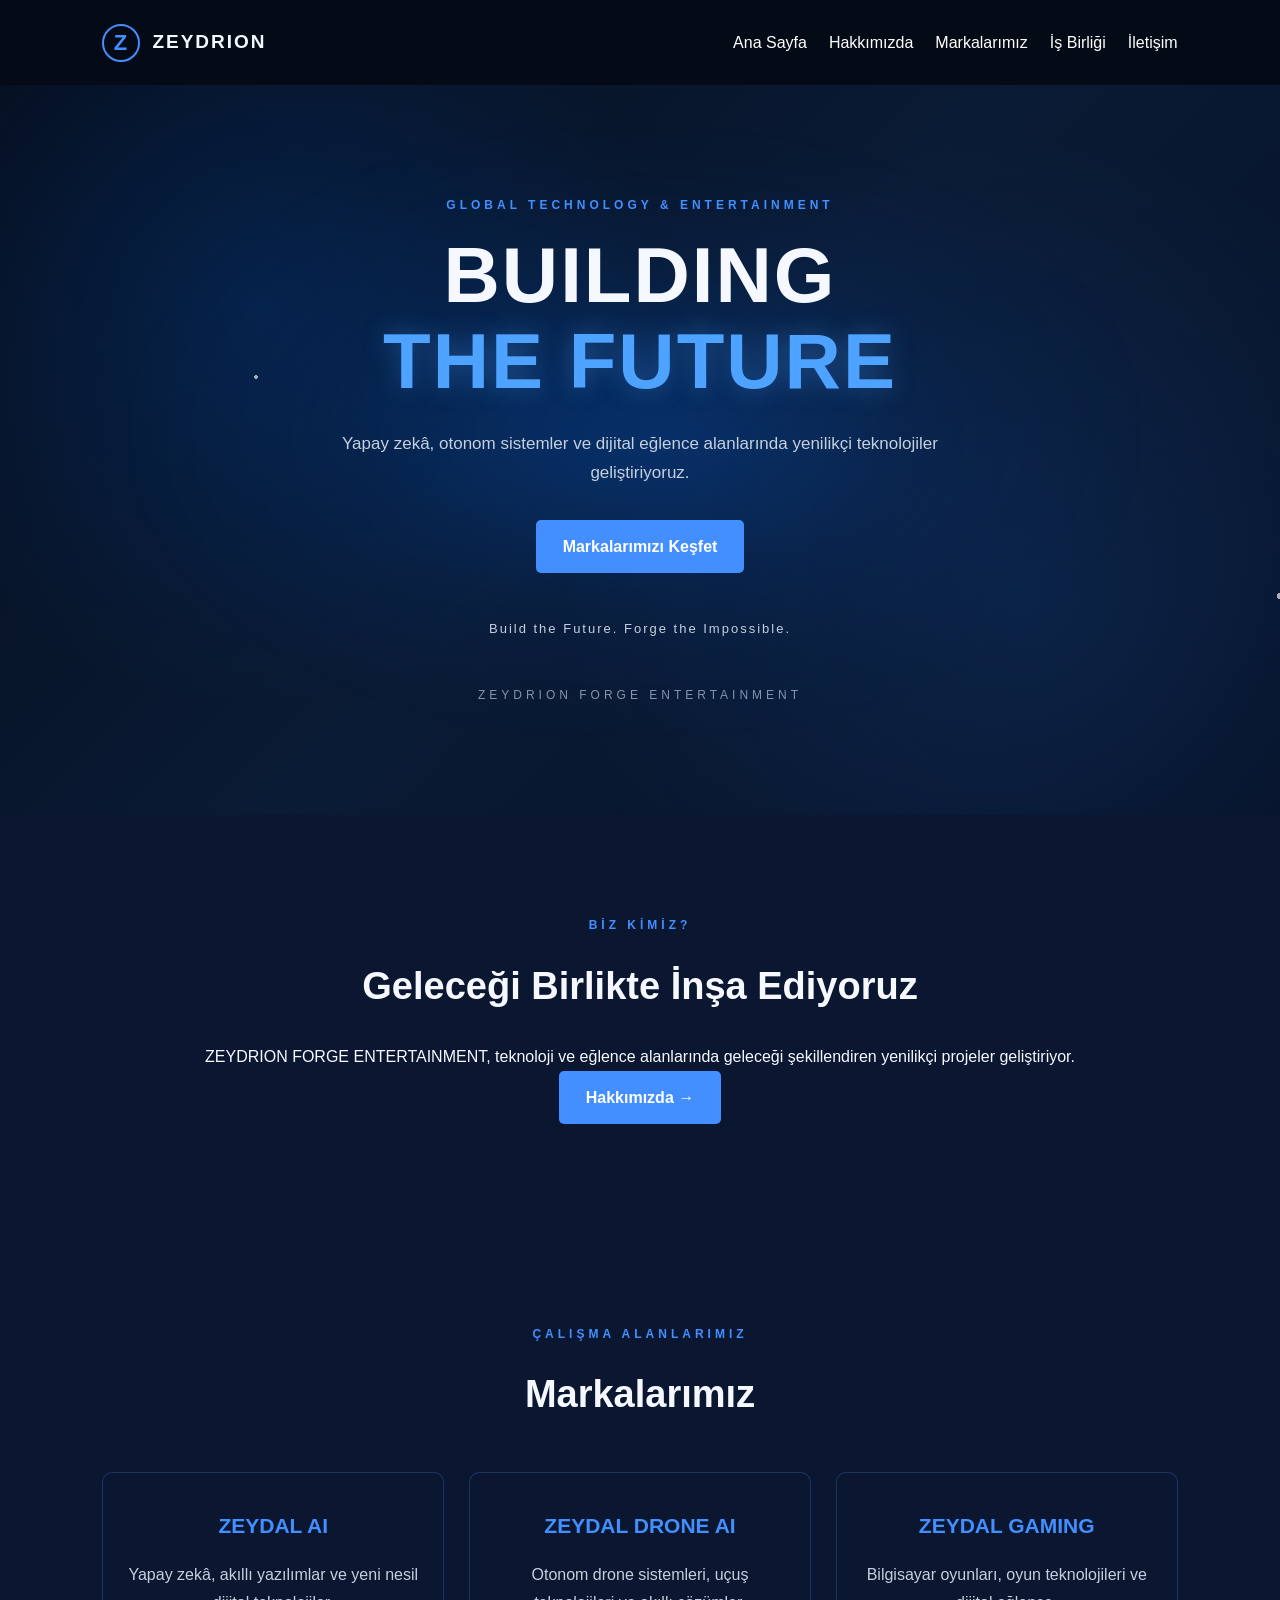
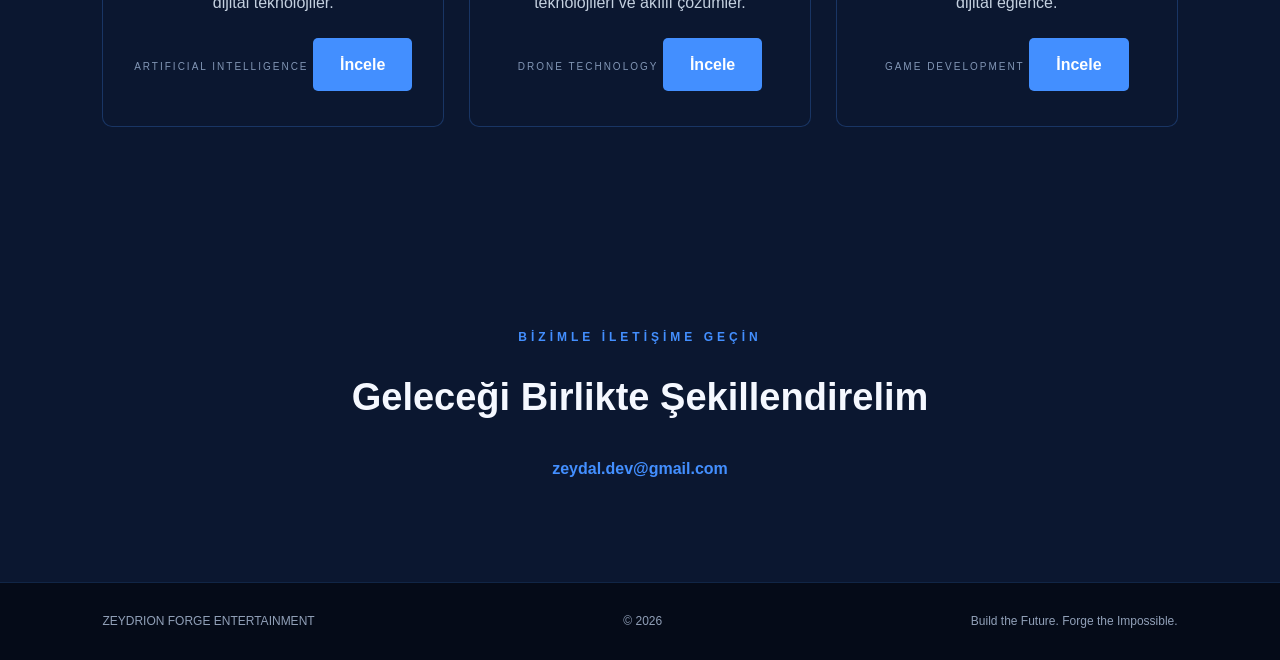
<file: index.html>
<!DOCTYPE html>
<html lang="tr">
<head>
  <meta charset="UTF-8">
  <meta name="viewport" content="width=device-width, initial-scale=1.0">
  <meta name="description" content="ZEYDRION FORGE ENTERTAINMENT — Global teknoloji ve eğlence şirketi.">
  <title>ZEYDRION FORGE ENTERTAINMENT</title>
  <link rel="stylesheet" href="style.css">
</head>
<body>

  <header class="header">
    <a class="logo" href="#home">
      <span class="logo-symbol">Z</span>
      <span>ZEYDRION</span>
    </a>

    
<nav class="navigation">
  <a href="#home">Ana Sayfa</a>
  <a href="hakkimizda.html" target="_blank">Hakkımızda</a>
  <a href="#brands">Markalarımız</a>
  <a href="partnership.html" target="_blank">İş Birliği</a>
  <a href="#contact">İletişim</a>
</nav>

</header>

<main>
  
<section class="hero" id="home">
  <p class="eyebrow">GLOBAL TECHNOLOGY & ENTERTAINMENT</p>

  <h1>
    BUILDING<br>
    <span>THE FUTURE</span>
  </h1>

  <p class="hero-description">
    Yapay zekâ, otonom sistemler ve dijital eğlence
    alanlarında yenilikçi teknolojiler geliştiriyoruz.
  </p>

  <a class="primary-button" href="#brands">
    Markalarımızı Keşfet
  </a>

  <p class="slogan">
    Build the Future. Forge the Impossible.
  </p>

  <p class="hero-footer">
    ZEYDRION FORGE ENTERTAINMENT
  </p>
</section>


<section class="about section" id="about">
  <p class="eyebrow">BİZ KİMİZ?</p>

  <h2>Geleceği Birlikte İnşa Ediyoruz</h2>

  <p>
    ZEYDRION FORGE ENTERTAINMENT, teknoloji ve eğlence
    alanlarında geleceği şekillendiren yenilikçi projeler geliştiriyor.
  </p>

  <a href="hakkimizda.html" target="_blank" class="primary-button">
    Hakkımızda →
  </a>
</section>

    <section class="brands section" id="brands">
      <p class="eyebrow">ÇALIŞMA ALANLARIMIZ</p>
      <h2>Markalarımız</h2>

      <div class="brand-container">

        
<article class="brand-card">
  <h3>ZEYDAL AI</h3>
  <p>
    Yapay zekâ, akıllı yazılımlar ve yeni nesil
    dijital teknolojiler.
  </p>
  <span>ARTIFICIAL INTELLIGENCE</span>
  <a class="primary-button" href="zeydal-ai.html">İncele</a>
</article>

        
<article class="brand-card">
  <h3>ZEYDAL DRONE AI</h3>
  <p>
    Otonom drone sistemleri, uçuş teknolojileri
    ve akıllı çözümler.
  </p>
  <span>DRONE TECHNOLOGY</span>
  <a class="primary-button" href="zeydal-drone-ai.html">İncele</a>
</article>


        <article class="brand-card">
  <h3>ZEYDAL GAMING</h3>
  <p>
    Bilgisayar oyunları, oyun teknolojileri
    ve dijital eğlence.
  </p>
  <span>GAME DEVELOPMENT</span>
  <a class="primary-button" href="zeydal-gaming.html">İncele</a>
</article>
       

      </div>
    </section>

    <section class="contact section" id="contact">
      <p class="eyebrow">BİZİMLE İLETİŞİME GEÇİN</p>
      <h2>Geleceği Birlikte Şekillendirelim</h2>
      <a href="mailto:zeydal.dev@gmail.com">
        zeydal.dev@gmail.com
      </a>
    </section>
  </main>

  <footer class="footer">
    <span>ZEYDRION FORGE ENTERTAINMENT</span>
    <span>© <span id="year"></span></span>
    <span>Build the Future. Forge the Impossible.</span>
  </footer>

  <script src="script.js"></script>
</body>
</html>
</file>
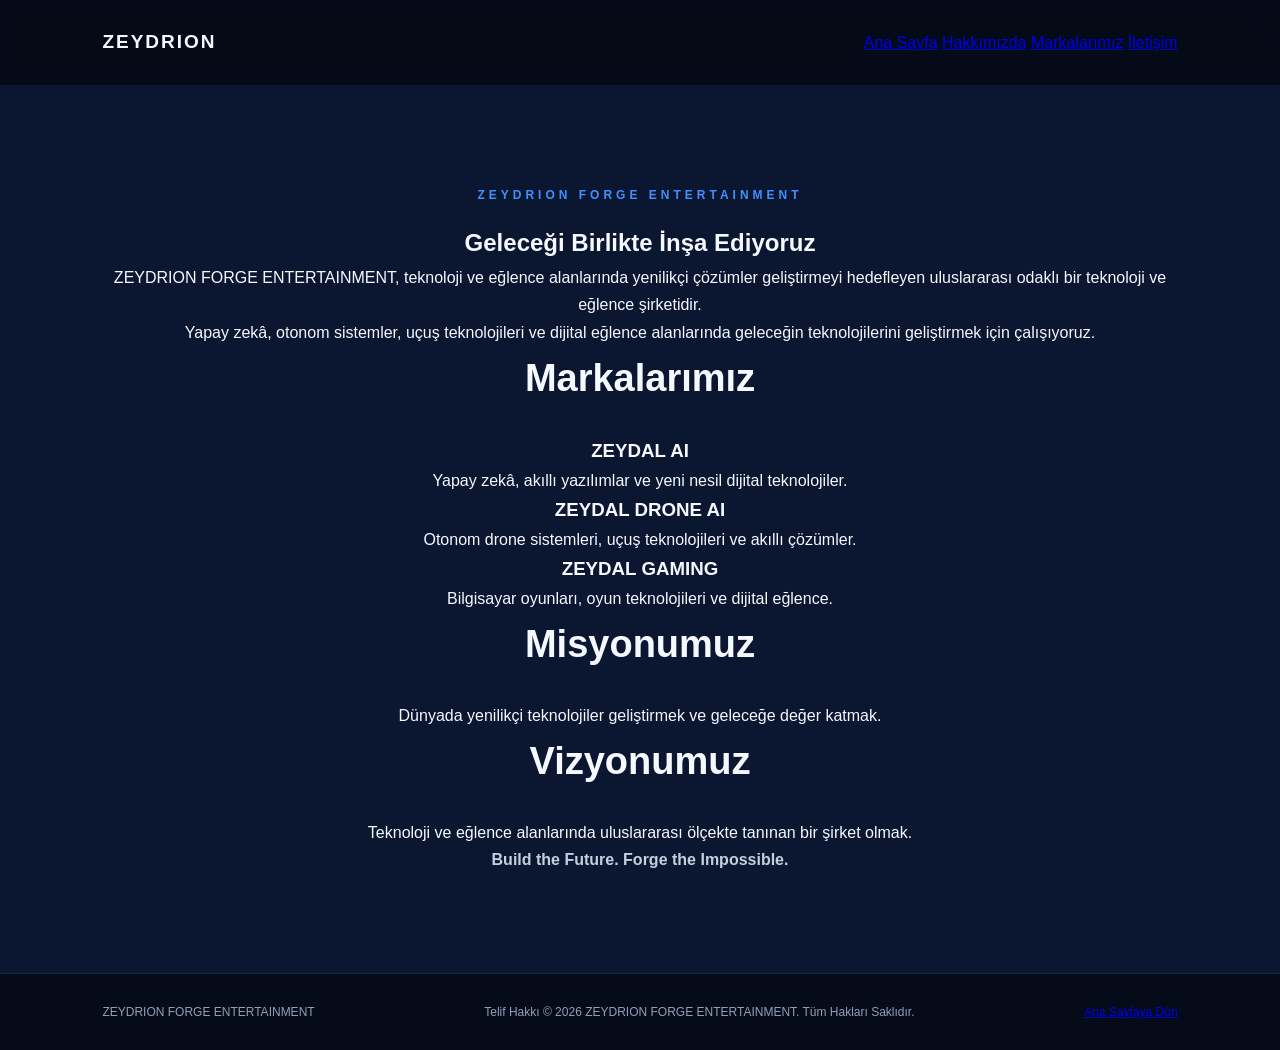
<file: hakkimizda.html>
<!DOCTYPE html>
<html lang="tr">
<head>
  <meta charset="UTF-8">
  <meta name="viewport" content="width=device-width, initial-scale=1.0">
  <title>Hakkımızda | ZEYDRION FORGE ENTERTAINMENT</title>
  <link rel="stylesheet" href="style.css">
</head>
<body>

  <header class="header">
    <a href="index.html" class="logo">ZEYDRION</a>

    <nav>
      <a href="index.html">Ana Sayfa</a>
      <a href="hakkimizda.html">Hakkımızda</a>
      <a href="index.html#brands">Markalarımız</a>
      <a href="index.html#contact">İletişim</a>
    </nav>
  </header>

  <main>
    <section class="about section">
      <p class="eyebrow">ZEYDRION FORGE ENTERTAINMENT</p>

      <h1>Geleceği Birlikte İnşa Ediyoruz</h1>

      <p>
        ZEYDRION FORGE ENTERTAINMENT, teknoloji ve eğlence
        alanlarında yenilikçi çözümler geliştirmeyi hedefleyen
        uluslararası odaklı bir teknoloji ve eğlence şirketidir.
      </p>

      <p>
        Yapay zekâ, otonom sistemler, uçuş teknolojileri ve
        dijital eğlence alanlarında geleceğin teknolojilerini
        geliştirmek için çalışıyoruz.
      </p>

      <h2>Markalarımız</h2>

      <h3>ZEYDAL AI</h3>
      <p>Yapay zekâ, akıllı yazılımlar ve yeni nesil dijital teknolojiler.</p>

      <h3>ZEYDAL DRONE AI</h3>
      <p>Otonom drone sistemleri, uçuş teknolojileri ve akıllı çözümler.</p>

      <h3>ZEYDAL GAMING</h3>
      <p>Bilgisayar oyunları, oyun teknolojileri ve dijital eğlence.</p>

      <h2>Misyonumuz</h2>
      <p>Dünyada yenilikçi teknolojiler geliştirmek ve geleceğe değer katmak.</p>

      <h2>Vizyonumuz</h2>
      <p>Teknoloji ve eğlence alanlarında uluslararası ölçekte tanınan bir şirket olmak.</p>

      <p><strong>Build the Future. Forge the Impossible.</strong></p>
    </section>
  </main>

  <footer class="footer">
    <span>ZEYDRION FORGE ENTERTAINMENT</span>
    <span>Telif Hakkı © 2026 ZEYDRION FORGE ENTERTAINMENT. Tüm Hakları Saklıdır.</span>
    <a href="index.html">Ana Sayfaya Dön</a>
  </footer>

</body>
</html>
</file>
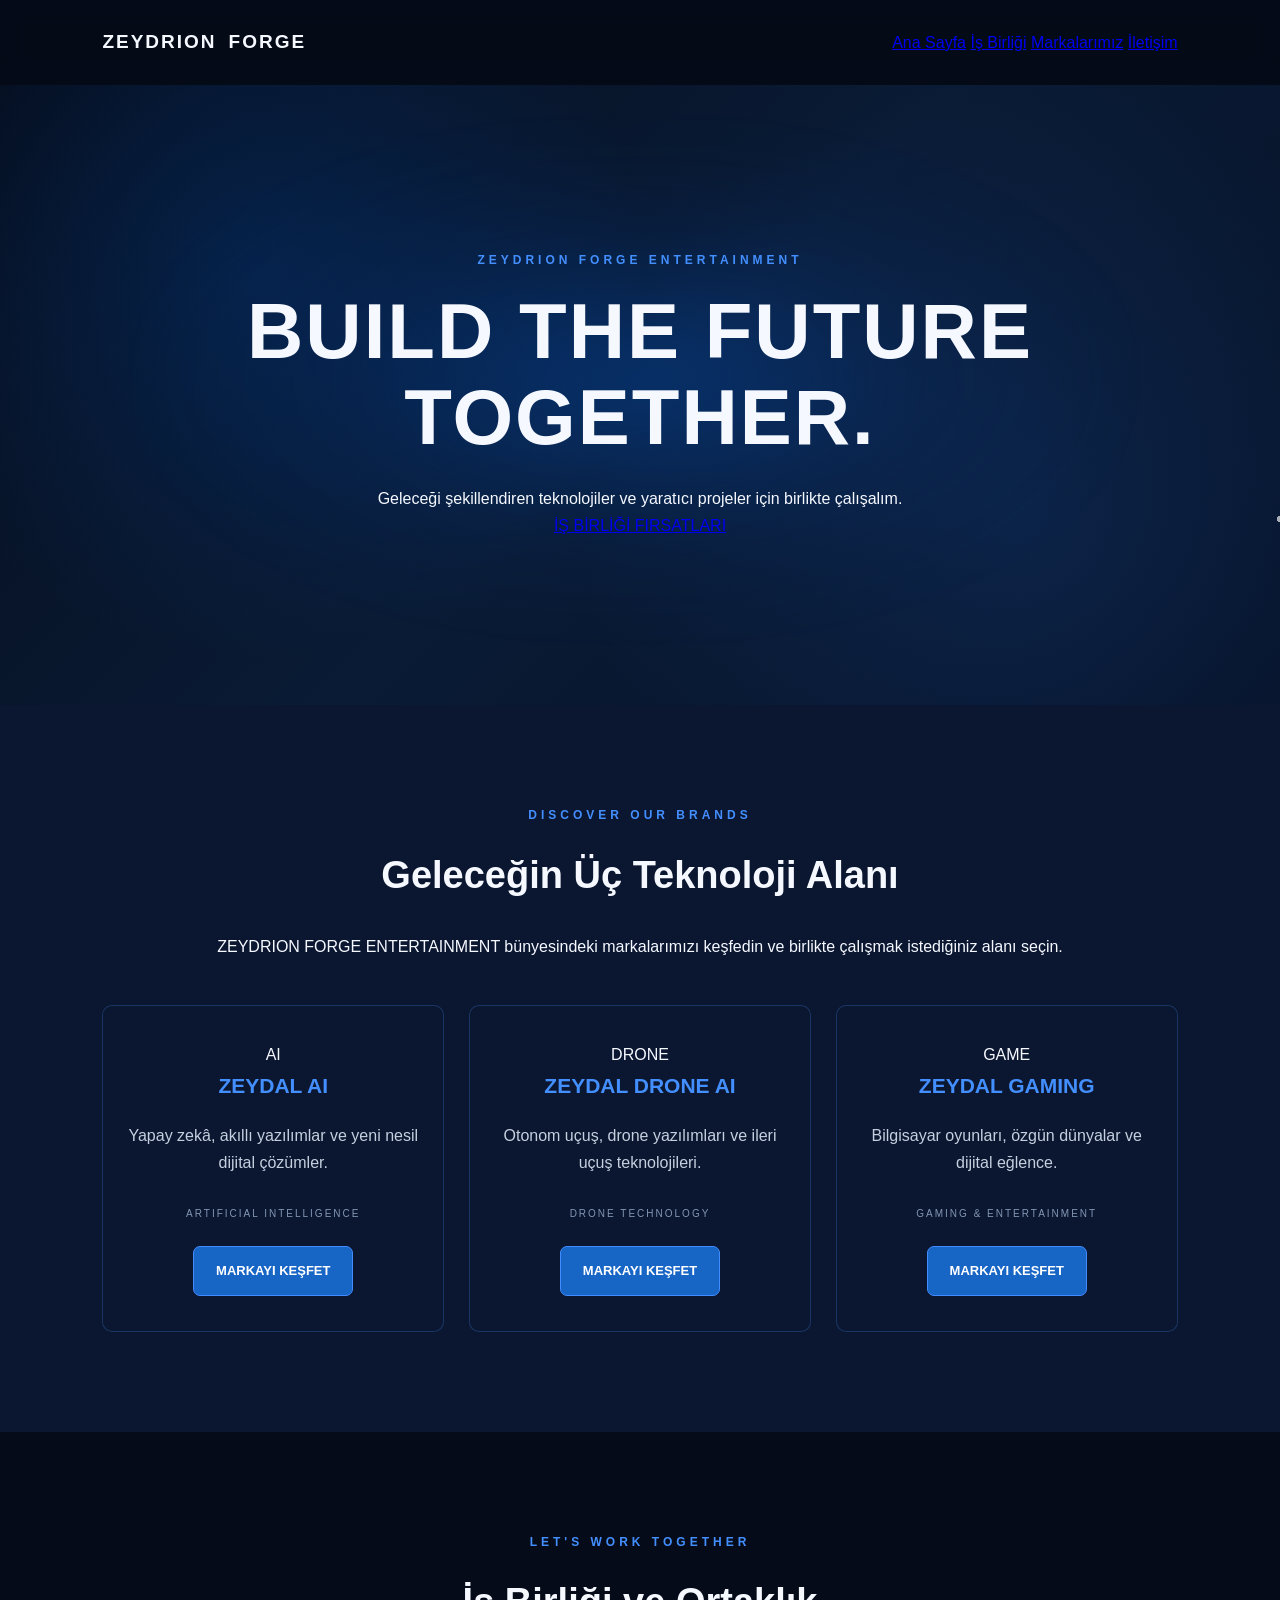
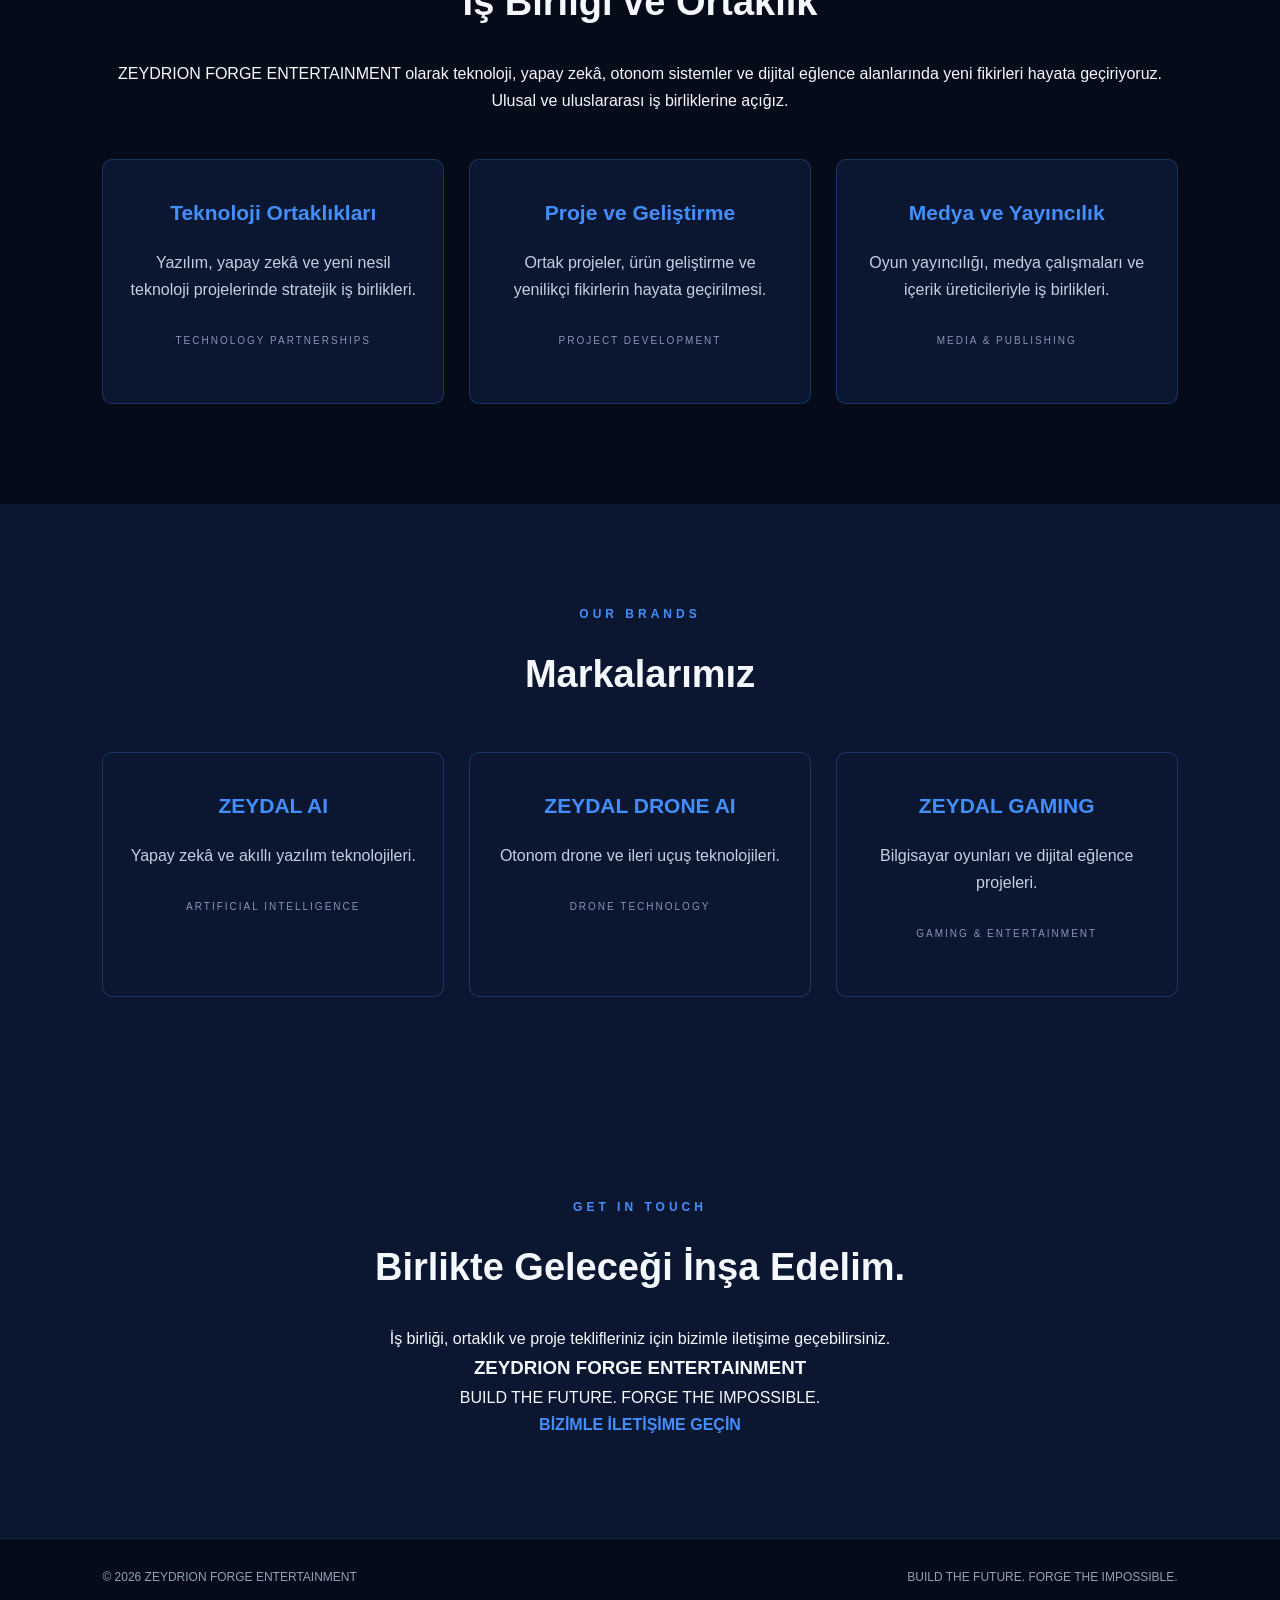
<file: partnership.html>
<!DOCTYPE html>
<html lang="tr">
<head>
  <meta charset="UTF-8">
  <meta name="viewport" content="width=device-width, initial-scale=1.0">
  <meta name="description" content="ZEYDRION FORGE ENTERTAINMENT — İş birliği, ortaklık ve iletişim merkezi.">
  <title>Partnership | ZEYDRION FORGE ENTERTAINMENT</title>
  <link rel="stylesheet" href="style.css">
</head>

<body>

<header class="header">
  <div class="logo">ZEYDRION <span>FORGE</span></div>
  <nav>
    <a href="index.html">Ana Sayfa</a>
    <a href="#partnership">İş Birliği</a>
    <a href="#brands">Markalarımız</a>
    <a href="#contact">İletişim</a>
  </nav>
</header>

<main>

<section class="hero">
  <p class="eyebrow">ZEYDRION FORGE ENTERTAINMENT</p>
  <h1>BUILD THE FUTURE<br>TOGETHER.</h1>
  <p>
    Geleceği şekillendiren teknolojiler ve yaratıcı
    projeler için birlikte çalışalım.
  </p>
  <a href="#partnership" class="btn">İŞ BİRLİĞİ FIRSATLARI</a>
</section>

<section class="section brands" id="our-brands">

  <p class="eyebrow">DISCOVER OUR BRANDS</p>
  <h2>Geleceğin Üç Teknoloji Alanı</h2>

  <p>
    ZEYDRION FORGE ENTERTAINMENT bünyesindeki
    markalarımızı keşfedin ve birlikte çalışmak
    istediğiniz alanı seçin.
  </p>

  <div class="brand-container">

<article class="brand-card">
  <div class="brand-symbol">AI</div>
  <h3>ZEYDAL AI</h3>
  <p>
    Yapay zekâ, akıllı yazılımlar ve
    yeni nesil dijital çözümler.
  </p>
  <span>ARTIFICIAL INTELLIGENCE</span>
  <a href="zeydal-ai-application.html" class="btn" target="_blank">MARKAYI KEŞFET</a>
</article>

    
<article class="brand-card">
  <div class="brand-symbol">DRONE</div>
  <h3>ZEYDAL DRONE AI</h3>
  <p>
    Otonom uçuş, drone yazılımları ve
    ileri uçuş teknolojileri.
  </p>
  <span>DRONE TECHNOLOGY</span>
  <a href="zeydal-drone-ai-application.html" class="btn" target="_blank">MARKAYI KEŞFET</a>
</article>


   
<article class="brand-card">
  <div class="brand-symbol">GAME</div>
  <h3>ZEYDAL GAMING</h3>
  <p>
    Bilgisayar oyunları, özgün dünyalar
    ve dijital eğlence.
  </p>
  <span>GAMING & ENTERTAINMENT</span>
  <a href="zeydal-gaming-application.html" class="btn" target="_blank">MARKAYI KEŞFET</a>
</article>


  </div>
</section>

<section class="section" id="partnership">
  <p class="eyebrow">LET'S WORK TOGETHER</p>
  <h2>İş Birliği ve Ortaklık</h2>
  <p>
    ZEYDRION FORGE ENTERTAINMENT olarak teknoloji,
    yapay zekâ, otonom sistemler ve dijital eğlence
    alanlarında yeni fikirleri hayata geçiriyoruz.
    Ulusal ve uluslararası iş birliklerine açığız.
  </p>

  <div class="brand-container">

    <article class="brand-card">
      <h3>Teknoloji Ortaklıkları</h3>
      <p>
        Yazılım, yapay zekâ ve yeni nesil teknoloji
        projelerinde stratejik iş birlikleri.
      </p>
      <span>TECHNOLOGY PARTNERSHIPS</span>
    </article>

    <article class="brand-card">
      <h3>Proje ve Geliştirme</h3>
      <p>
        Ortak projeler, ürün geliştirme ve
        yenilikçi fikirlerin hayata geçirilmesi.
      </p>
      <span>PROJECT DEVELOPMENT</span>
    </article>

    <article class="brand-card">
      <h3>Medya ve Yayıncılık</h3>
      <p>
        Oyun yayıncılığı, medya çalışmaları ve
        içerik üreticileriyle iş birlikleri.
      </p>
      <span>MEDIA & PUBLISHING</span>
    </article>

  </div>
</section>

<section class="section brands" id="brands">
  <p class="eyebrow">OUR BRANDS</p>
  <h2>Markalarımız</h2>

  <div class="brand-container">

    <article class="brand-card">
      <h3>ZEYDAL AI</h3>
      <p>
        Yapay zekâ ve akıllı yazılım teknolojileri.
      </p>
      <span>ARTIFICIAL INTELLIGENCE</span>
    </article>

    <article class="brand-card">
      <h3>ZEYDAL DRONE AI</h3>
      <p>
        Otonom drone ve ileri uçuş teknolojileri.
      </p>
      <span>DRONE TECHNOLOGY</span>
    </article>

    <article class="brand-card">
      <h3>ZEYDAL GAMING</h3>
      <p>
        Bilgisayar oyunları ve dijital eğlence projeleri.
      </p>
      <span>GAMING & ENTERTAINMENT</span>
    </article>

  </div>
</section>

<script>
function sendPartnership(event, brand) {
  event.preventDefault();

  const form = event.target;
  const data = new FormData(form);

  const subject = brand + " - İş Birliği Başvurusu";

  const body =
    "Marka: " + brand + "\n" +
    "Ad Soyad / Şirket: " + data.get("name") + "\n" +
    "E-posta: " + data.get("email") + "\n" +
    "İş Birliği Türü: " + data.get("type") + "\n\n" +
    "Proje Açıklaması:\n" + data.get("message");

  window.location.href =
    "mailto:zeydal.dev@gmail.com" +
    "?subject=" + encodeURIComponent(subject) +
    "&body=" + encodeURIComponent(body);
}
</script>

<section class="section contact" id="contact">
  <p class="eyebrow">GET IN TOUCH</p>
  <h2>Birlikte Geleceği İnşa Edelim.</h2>
  <p>
    İş birliği, ortaklık ve proje teklifleriniz için
    bizimle iletişime geçebilirsiniz.
  </p>

  <div class="contact-cta">
    <h3>ZEYDRION FORGE ENTERTAINMENT</h3>
    <p>BUILD THE FUTURE. FORGE THE IMPOSSIBLE.</p>
    <a href="mailto:" class="btn">BİZİMLE İLETİŞİME GEÇİN</a>
  </div>
</section>

</main>

<footer class="footer">
  <p>© 2026 ZEYDRION FORGE ENTERTAINMENT</p>
  <p>BUILD THE FUTURE. FORGE THE IMPOSSIBLE.</p>
</footer>

</body>
</html>
</file>
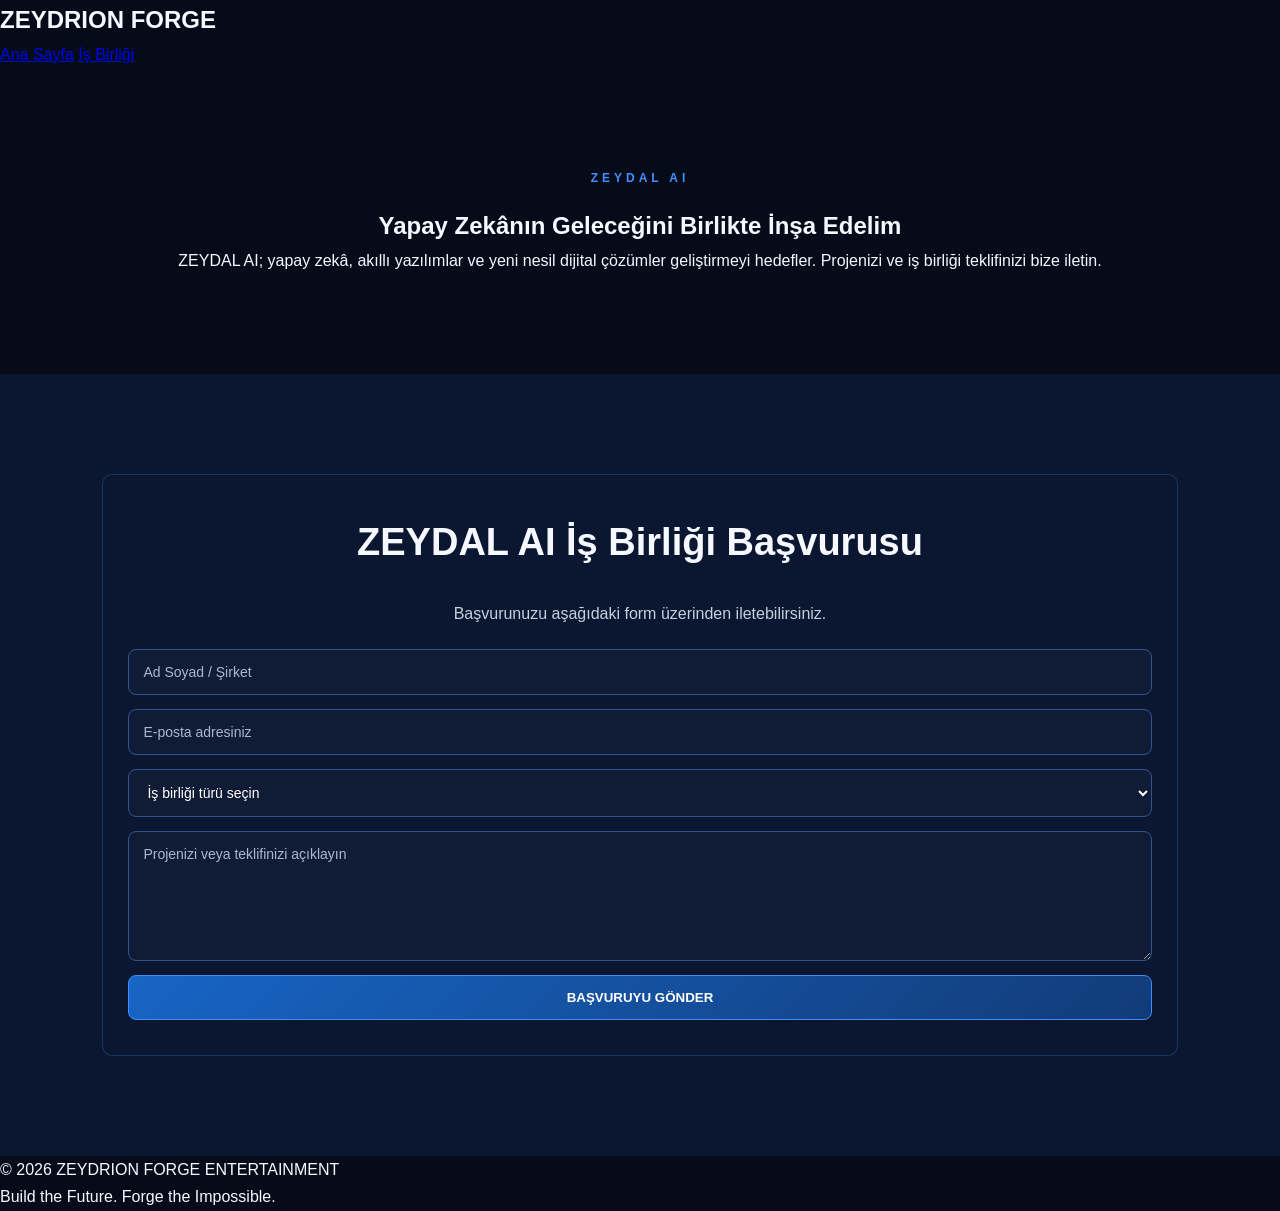
<file: zeydal-ai-application.html>
<!DOCTYPE html>
<html lang="tr">
<head>
  <meta charset="UTF-8">
  <meta name="viewport" content="width=device-width, initial-scale=1.0">
  <title>ZEYDAL AI | İş Birliği Başvurusu</title>
  <link rel="stylesheet" href="style.css">
</head>

<body>

  <header>
    <h2>ZEYDRION FORGE</h2>
    <nav>
      <a href="index.html">Ana Sayfa</a>
      <a href="partnership.html">İş Birliği</a>
    </nav>
  </header>

  <section class="section">
    <p class="eyebrow">ZEYDAL AI</p>
    <h1>Yapay Zekânın Geleceğini Birlikte İnşa Edelim</h1>
    <p>
      ZEYDAL AI; yapay zekâ, akıllı yazılımlar ve
      yeni nesil dijital çözümler geliştirmeyi hedefler.
      Projenizi ve iş birliği teklifinizi bize iletin.
    </p>
  </section>

  <section class="section brands" id="applications">
    <article class="brand-card">
      <h2>ZEYDAL AI İş Birliği Başvurusu</h2>
      <p>Başvurunuzu aşağıdaki form üzerinden iletebilirsiniz.</p>

      <form onsubmit="sendApplication(event)">
        <input name="name" type="text"
          placeholder="Ad Soyad / Şirket" required>

        <input name="email" type="email"
          placeholder="E-posta adresiniz" required>

        <select name="type" required>
          <option value="">İş birliği türü seçin</option>
          <option>Teknoloji ortaklığı</option>
          <option>Yazılım geliştirme</option>
          <option>Yapay zekâ projesi</option>
          <option>Yatırım ortaklığı</option>
          <option>Diğer</option>
        </select>

        <textarea name="message"
          placeholder="Projenizi veya teklifinizi açıklayın"
          required></textarea>

        <button type="submit">BAŞVURUYU GÖNDER</button>
      </form>
    </article>
  </section>

  <footer>
    <p>© 2026 ZEYDRION FORGE ENTERTAINMENT</p>
    <p>Build the Future. Forge the Impossible.</p>
  </footer>

  <script>
   function sendApplication(event) {
  event.preventDefault();

  const form = event.target;
  const data = new FormData(form);

  const subject = "ZEYDAL AI - İş Birliği Başvurusu";

  const body =
    "Marka: ZEYDAL AI\n" +
    "Ad Soyad / Şirket: " + data.get("name") + "\n" +
    "E-posta: " + data.get("email") + "\n" +
    "İş Birliği Türü: " + data.get("type") + "\n\n" +
    "Proje Açıklaması:\n" + data.get("message");

  const gmailURL =
    "https://mail.google.com/mail/?view=cm&fs=1" +
    "&to=" + encodeURIComponent("zeydal.dev@gmail.com") +
    "&su=" + encodeURIComponent(subject) +
    "&body=" + encodeURIComponent(body);

  window.location.href = gmailURL;
}
  </script>

</body>
</html>
</file>
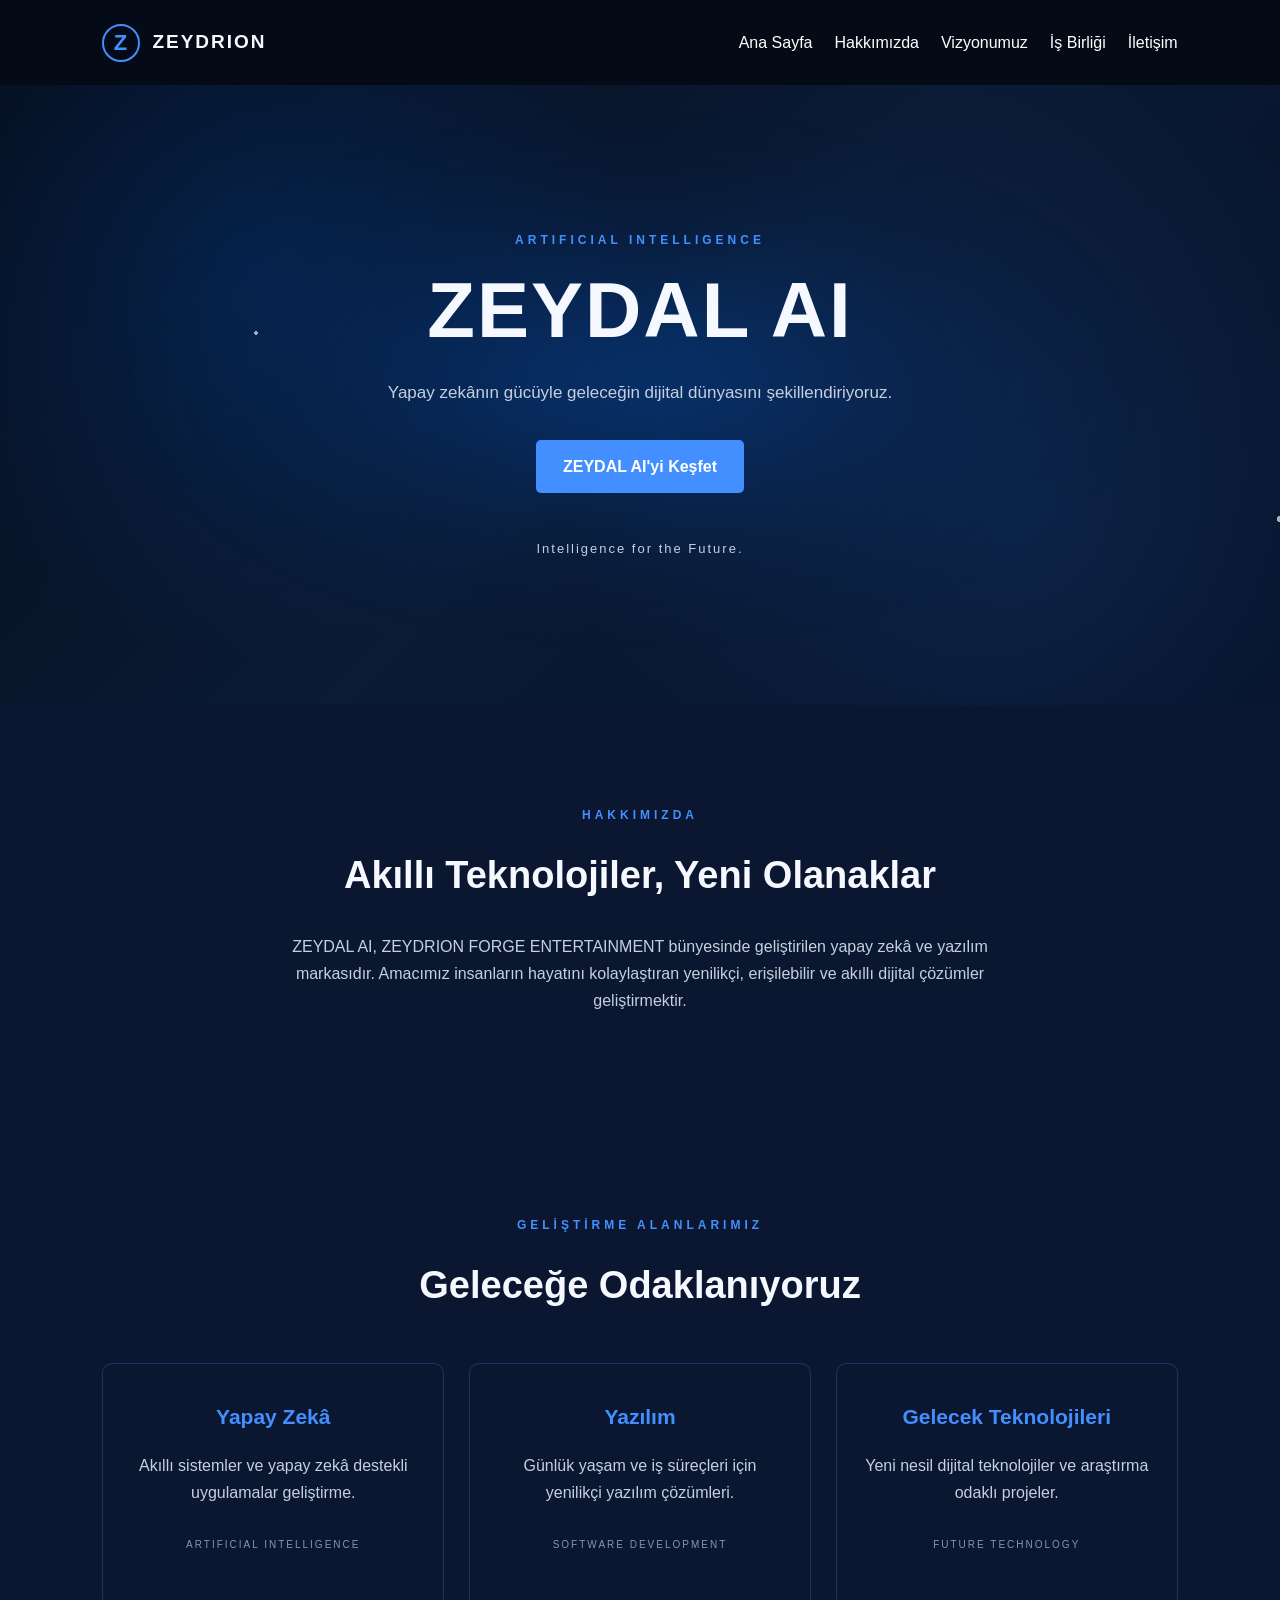
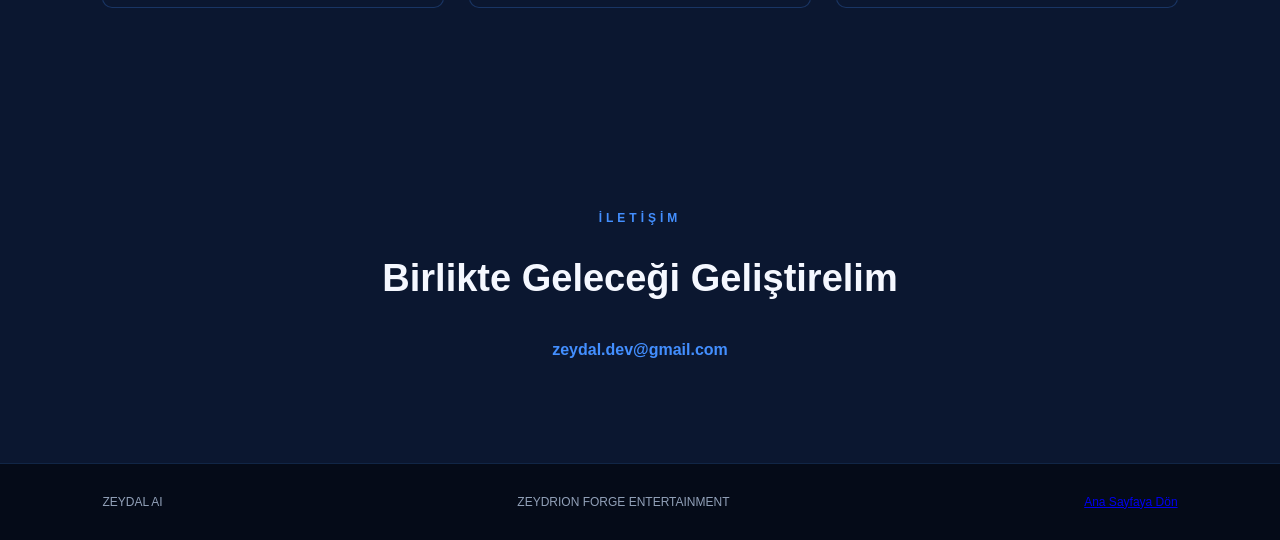
<file: zeydal-ai.html>
<!DOCTYPE html>
<html lang="tr">
<head>
  <meta charset="UTF-8">
  <meta name="viewport" content="width=device-width, initial-scale=1.0">
  <meta name="description" content="ZEYDAL AI — Yapay zekâ ve akıllı yazılım teknolojileri.">
  <title>ZEYDAL AI | ZEYDRION FORGE</title>
  <link rel="stylesheet" href="style.css">
</head>
<body>

  <header class="header">
    <a class="logo" href="index.html">
      <span class="logo-symbol">Z</span>
      <span>ZEYDRION</span>
    </a>

    <nav class="navigation">
      <a href="index.html">Ana Sayfa</a>
      <a href="#about">Hakkımızda</a>
      <a href="#vision">Vizyonumuz</a>
      <a href="partnership.html">İş Birliği</a>
      <a href="#contact">İletişim</a>
    </nav>
  </header>

  <main>
    <section class="hero">
      <p class="eyebrow">ARTIFICIAL INTELLIGENCE</p>

      <h1>ZEYDAL AI</h1>

      <p class="hero-description">
        Yapay zekânın gücüyle geleceğin dijital
        dünyasını şekillendiriyoruz.
      </p>

      <a class="primary-button" href="#about">
        ZEYDAL AI'yi Keşfet
      </a>

      <p class="slogan">Intelligence for the Future.</p>
    </section>

    <section class="section about" id="about">
      <p class="eyebrow">HAKKIMIZDA</p>

      <h2>Akıllı Teknolojiler, Yeni Olanaklar</h2>

      <p>
        ZEYDAL AI, ZEYDRION FORGE ENTERTAINMENT
        bünyesinde geliştirilen yapay zekâ ve yazılım
        markasıdır. Amacımız insanların hayatını
        kolaylaştıran yenilikçi, erişilebilir ve akıllı
        dijital çözümler geliştirmektir.
      </p>
    </section>

    <section class="section brands" id="vision">
      <p class="eyebrow">GELİŞTİRME ALANLARIMIZ</p>

      <h2>Geleceğe Odaklanıyoruz</h2>

      <div class="brand-container">

        <article class="brand-card">
          <h3>Yapay Zekâ</h3>
          <p>
            Akıllı sistemler ve yapay zekâ destekli
            uygulamalar geliştirme.
          </p>
          <span>ARTIFICIAL INTELLIGENCE</span>
        </article>

        <article class="brand-card">
          <h3>Yazılım</h3>
          <p>
            Günlük yaşam ve iş süreçleri için
            yenilikçi yazılım çözümleri.
          </p>
          <span>SOFTWARE DEVELOPMENT</span>
        </article>

        <article class="brand-card">
          <h3>Gelecek Teknolojileri</h3>
          <p>
            Yeni nesil dijital teknolojiler ve
            araştırma odaklı projeler.
          </p>
          <span>FUTURE TECHNOLOGY</span>
        </article>

      </div>
    </section>

    <section class="section contact" id="contact">
      <p class="eyebrow">İLETİŞİM</p>

      <h2>Birlikte Geleceği Geliştirelim</h2>

      <a href="mailto:zeydal.dev@gmail.com">
        zeydal.dev@gmail.com
      </a>
    </section>
  </main>

  <footer class="footer">
    <span>ZEYDAL AI</span>
    <span>ZEYDRION FORGE ENTERTAINMENT</span>
    <a href="index.html">Ana Sayfaya Dön</a>
  </footer>

</body>
</html>
</file>
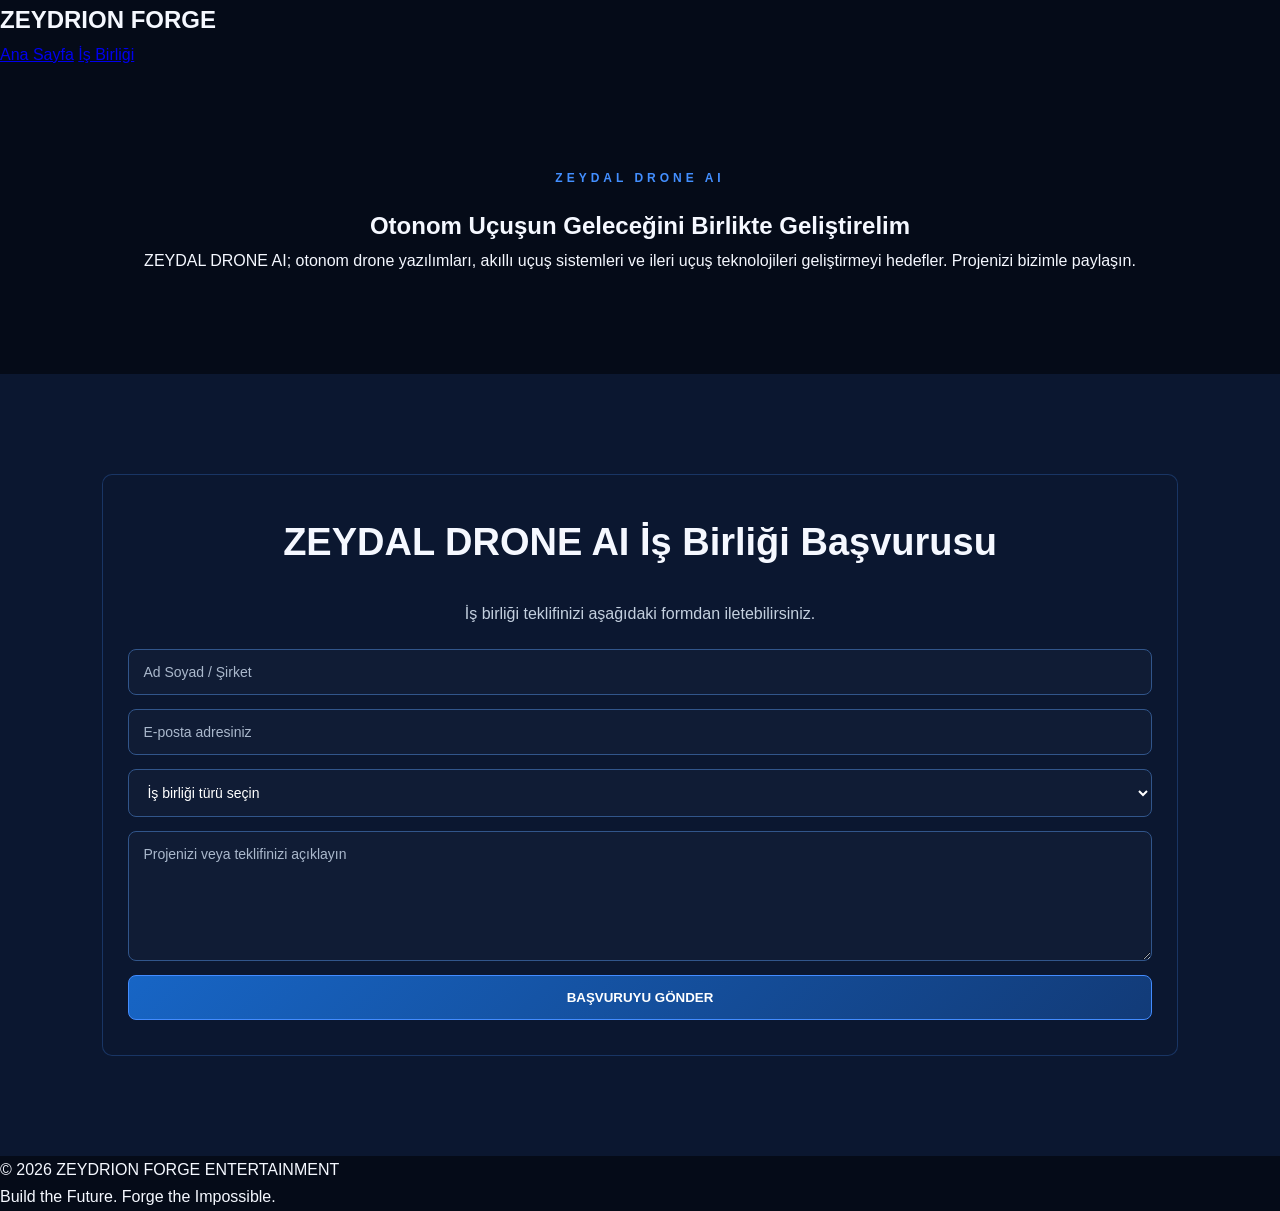
<file: zeydal-drone-ai-application.html>
<!DOCTYPE html>
<html lang="tr">
<head>
  <meta charset="UTF-8">
  <meta name="viewport" content="width=device-width, initial-scale=1.0">
  <title>ZEYDAL DRONE AI | İş Birliği Başvurusu</title>
  <link rel="stylesheet" href="style.css">
</head>

<body>

  <header>
    <h2>ZEYDRION FORGE</h2>
    <nav>
      <a href="index.html">Ana Sayfa</a>
      <a href="partnership.html">İş Birliği</a>
    </nav>
  </header>

  <section class="section">
    <p class="eyebrow">ZEYDAL DRONE AI</p>
    <h1>Otonom Uçuşun Geleceğini Birlikte Geliştirelim</h1>
    <p>
      ZEYDAL DRONE AI; otonom drone yazılımları,
      akıllı uçuş sistemleri ve ileri uçuş teknolojileri
      geliştirmeyi hedefler. Projenizi bizimle paylaşın.
    </p>
  </section>

  <section class="section brands" id="applications">
    <article class="brand-card">
      <h2>ZEYDAL DRONE AI İş Birliği Başvurusu</h2>
      <p>İş birliği teklifinizi aşağıdaki formdan iletebilirsiniz.</p>

      <form onsubmit="sendApplication(event)">
        <input name="name" type="text"
          placeholder="Ad Soyad / Şirket" required>

        <input name="email" type="email"
          placeholder="E-posta adresiniz" required>

        <select name="type" required>
          <option value="">İş birliği türü seçin</option>
          <option>Drone yazılımı geliştirme</option>
          <option>Otonom uçuş sistemleri</option>
          <option>Teknoloji ortaklığı</option>
          <option>Mühendislik ortaklığı</option>
          <option>Diğer</option>
        </select>

        <textarea name="message"
          placeholder="Projenizi veya teklifinizi açıklayın"
          required></textarea>

        <button type="submit">BAŞVURUYU GÖNDER</button>
      </form>
    </article>
  </section>
 
  <footer>
    <p>© 2026 ZEYDRION FORGE ENTERTAINMENT</p>
    <p>Build the Future. Forge the Impossible.</p>
  </footer>

  <script>
    function sendApplication(event) {
  event.preventDefault();

  const form = event.target;
  const data = new FormData(form);

  const subject = "ZEYDAL DRONE AI - İş Birliği Başvurusu";

  const body =
    "Marka: ZEYDAL DRONE AI\n" +
    "Ad Soyad / Şirket: " + data.get("name") + "\n" +
    "E-posta: " + data.get("email") + "\n" +
    "İş Birliği Türü: " + data.get("type") + "\n\n" +
    "Proje Açıklaması:\n" + data.get("message");

  const gmailURL =
    "https://mail.google.com/mail/?view=cm&fs=1" +
    "&to=" + encodeURIComponent("zeydal.dev@gmail.com") +
    "&su=" + encodeURIComponent(subject) +
    "&body=" + encodeURIComponent(body);

  window.location.href = gmailURL;
}
  </script>

</body>
</html>
</file>
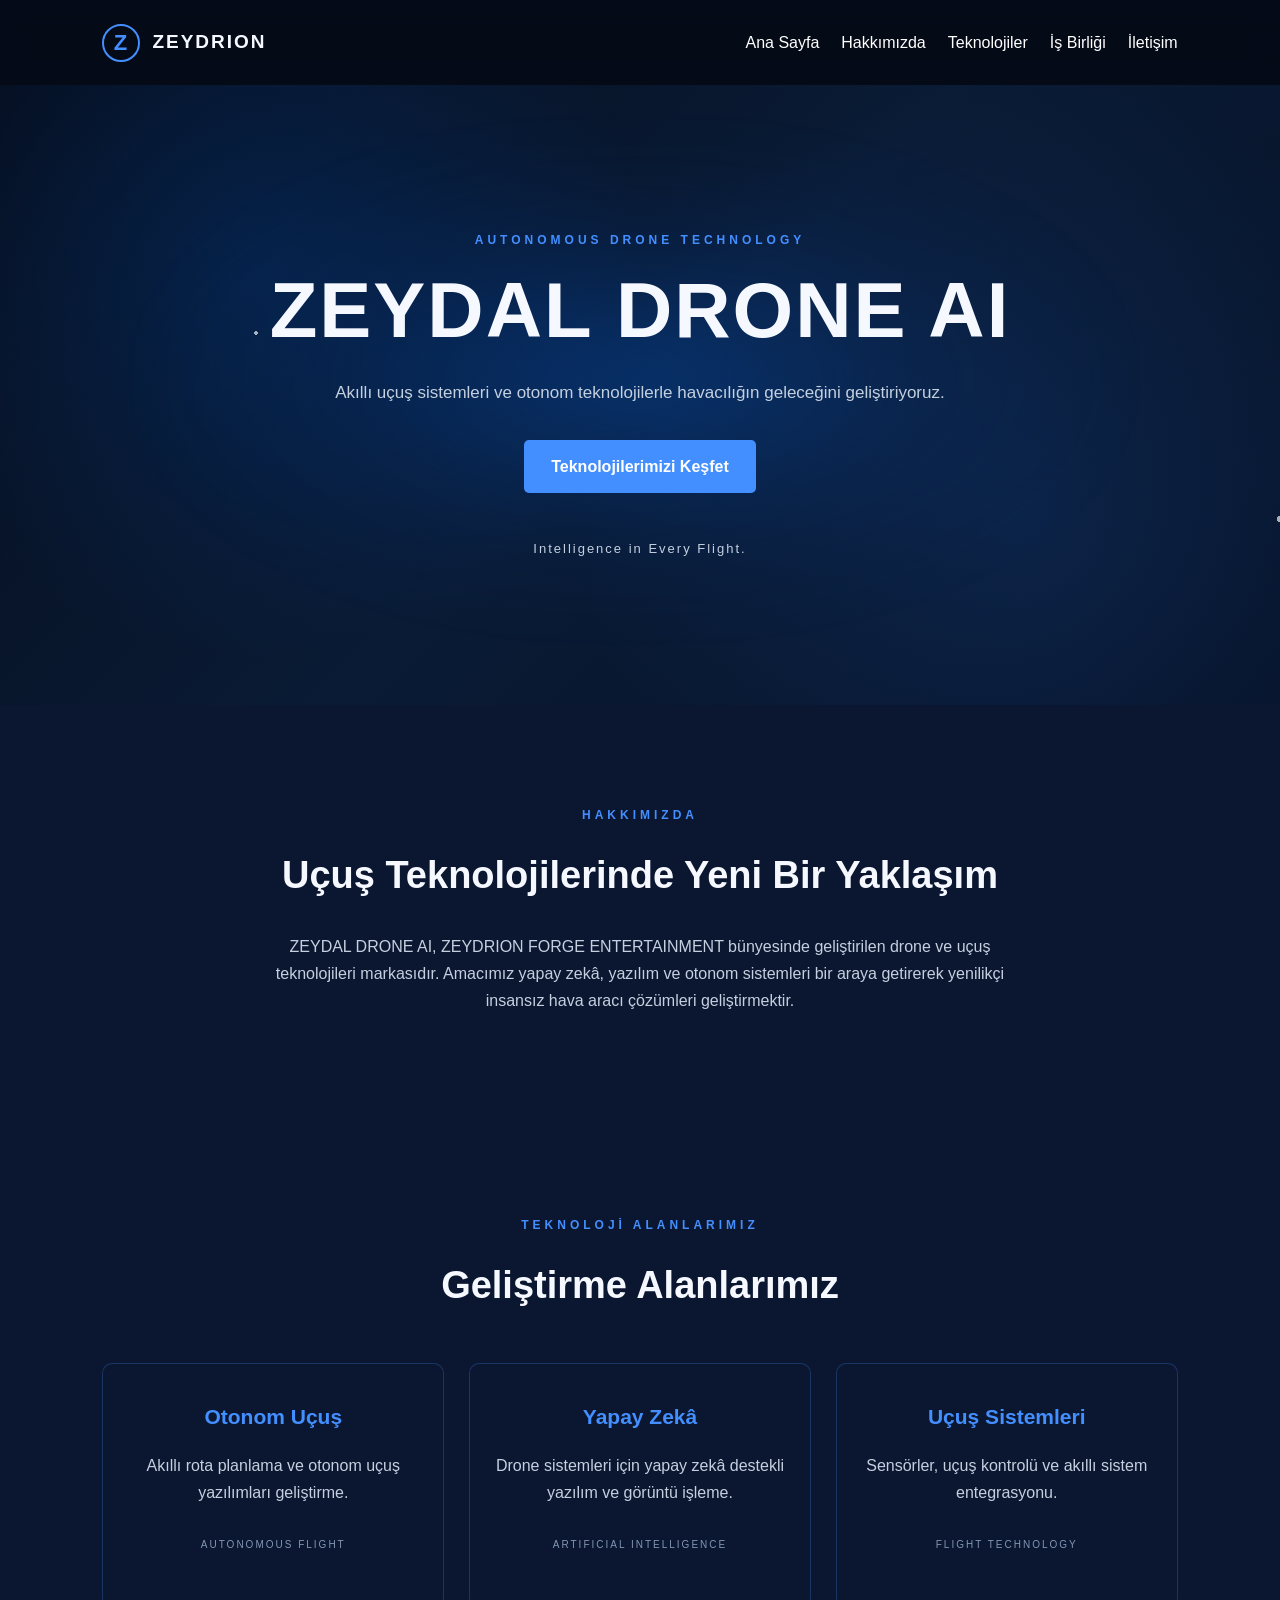
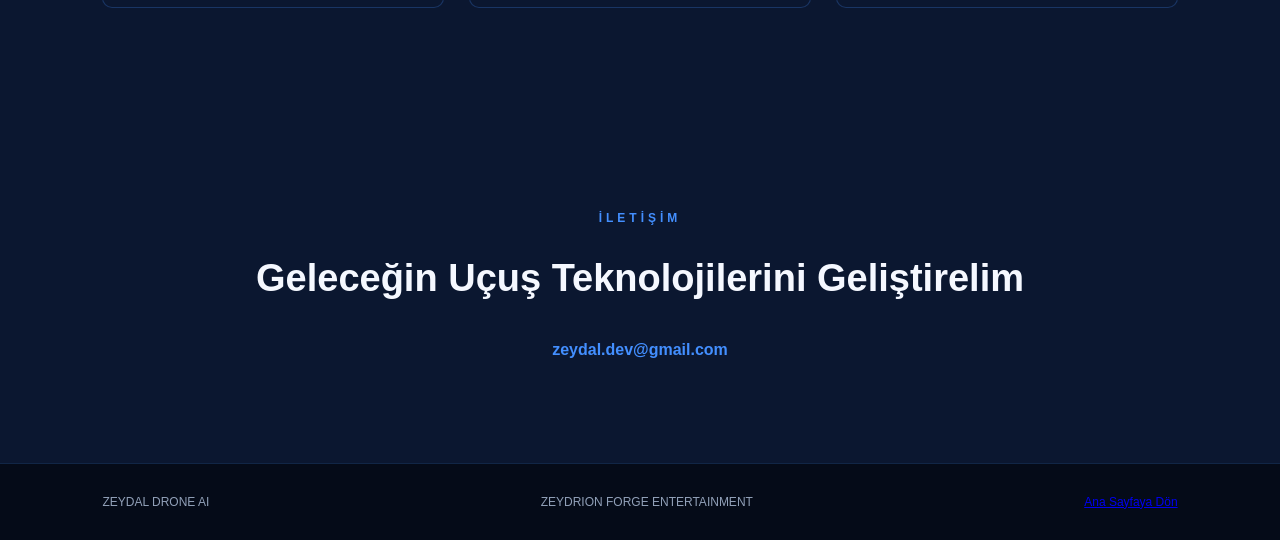
<file: zeydal-drone-ai.html>
<!DOCTYPE html>
<html lang="tr">
<head>
  <meta charset="UTF-8">
  <meta name="viewport" content="width=device-width, initial-scale=1.0">
  <meta name="description" content="ZEYDAL DRONE AI — Otonom drone ve akıllı uçuş teknolojileri.">
  <title>ZEYDAL DRONE AI | ZEYDRION FORGE</title>
  <link rel="stylesheet" href="style.css">
</head>
<body>

  <header class="header">
    <a class="logo" href="index.html">
      <span class="logo-symbol">Z</span>
      <span>ZEYDRION</span>
    </a>

    <nav class="navigation">
      <a href="index.html">Ana Sayfa</a>
      <a href="#about">Hakkımızda</a>
      <a href="#technology">Teknolojiler</a>
        <a href="partnership.html">İş Birliği</a>
      <a href="#contact">İletişim</a>
    </nav>
  </header>

  <main>
    <section class="hero">
      <p class="eyebrow">AUTONOMOUS DRONE TECHNOLOGY</p>

      <h1>ZEYDAL DRONE AI</h1>

      <p class="hero-description">
        Akıllı uçuş sistemleri ve otonom teknolojilerle
        havacılığın geleceğini geliştiriyoruz.
      </p>

      <a class="primary-button" href="#about">
        Teknolojilerimizi Keşfet
      </a>

      <p class="slogan">Intelligence in Every Flight.</p>
    </section>

    <section class="section about" id="about">
      <p class="eyebrow">HAKKIMIZDA</p>

      <h2>Uçuş Teknolojilerinde Yeni Bir Yaklaşım</h2>

      <p>
        ZEYDAL DRONE AI, ZEYDRION FORGE ENTERTAINMENT
        bünyesinde geliştirilen drone ve uçuş teknolojileri
        markasıdır. Amacımız yapay zekâ, yazılım ve
        otonom sistemleri bir araya getirerek yenilikçi
        insansız hava aracı çözümleri geliştirmektir.
      </p>
    </section>

    <section class="section brands" id="technology">
      <p class="eyebrow">TEKNOLOJİ ALANLARIMIZ</p>

      <h2>Geliştirme Alanlarımız</h2>

      <div class="brand-container">

        <article class="brand-card">
          <h3>Otonom Uçuş</h3>
          <p>
            Akıllı rota planlama ve otonom uçuş
            yazılımları geliştirme.
          </p>
          <span>AUTONOMOUS FLIGHT</span>
        </article>

        <article class="brand-card">
          <h3>Yapay Zekâ</h3>
          <p>
            Drone sistemleri için yapay zekâ destekli
            yazılım ve görüntü işleme.
          </p>
          <span>ARTIFICIAL INTELLIGENCE</span>
        </article>

        <article class="brand-card">
          <h3>Uçuş Sistemleri</h3>
          <p>
            Sensörler, uçuş kontrolü ve akıllı
            sistem entegrasyonu.
          </p>
          <span>FLIGHT TECHNOLOGY</span>
        </article>

      </div>
    </section>

    <section class="section contact" id="contact">
      <p class="eyebrow">İLETİŞİM</p>

      <h2>Geleceğin Uçuş Teknolojilerini Geliştirelim</h2>

      <a href="mailto:zeydal.dev@gmail.com">
        zeydal.dev@gmail.com
      </a>
    </section>
  </main>

  <footer class="footer">
    <span>ZEYDAL DRONE AI</span>
    <span>ZEYDRION FORGE ENTERTAINMENT</span>
    <a href="index.html">Ana Sayfaya Dön</a>
  </footer>

</body>
</html>
</file>
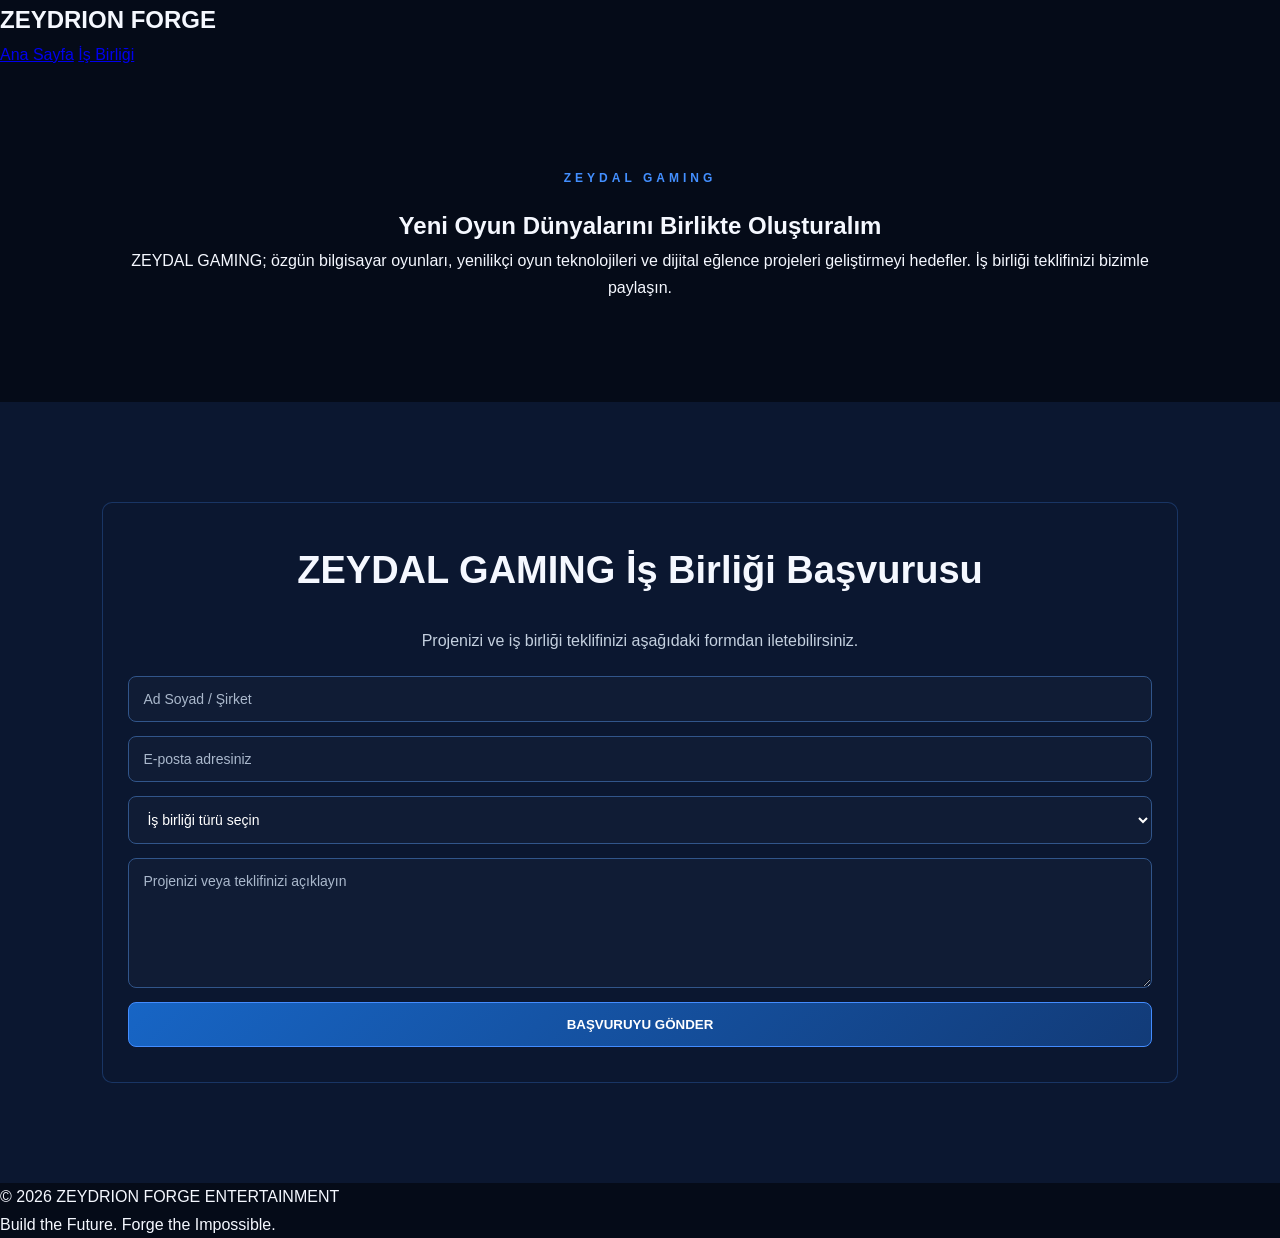
<file: zeydal-gaming-application.html>
<!DOCTYPE html>
<html lang="tr">
<head>
  <meta charset="UTF-8">
  <meta name="viewport" content="width=device-width, initial-scale=1.0">
  <title>ZEYDAL GAMING | İş Birliği Başvurusu</title>
  <link rel="stylesheet" href="style.css">
</head>

<body>

  <header>
    <h2>ZEYDRION FORGE</h2>
    <nav>
      <a href="index.html">Ana Sayfa</a>
      <a href="partnership.html">İş Birliği</a>
    </nav>
  </header>

  <section class="section">
    <p class="eyebrow">ZEYDAL GAMING</p>
    <h1>Yeni Oyun Dünyalarını Birlikte Oluşturalım</h1>
    <p>
      ZEYDAL GAMING; özgün bilgisayar oyunları,
      yenilikçi oyun teknolojileri ve dijital eğlence
      projeleri geliştirmeyi hedefler.
      İş birliği teklifinizi bizimle paylaşın.
    </p>
  </section>

  <section class="section brands" id="applications">
    <article class="brand-card">
      <h2>ZEYDAL GAMING İş Birliği Başvurusu</h2>
      <p>Projenizi ve iş birliği teklifinizi aşağıdaki formdan iletebilirsiniz.</p>

      <form onsubmit="sendApplication(event)">
        <input name="name" type="text"
          placeholder="Ad Soyad / Şirket" required>

        <input name="email" type="email"
          placeholder="E-posta adresiniz" required>

        <select name="type" required>
          <option value="">İş birliği türü seçin</option>
          <option>Oyun geliştirme</option>
          <option>Oyun yayıncılığı</option>
          <option>Medya ve içerik üretimi</option>
          <option>Oyun teknolojileri</option>
          <option>Yatırım ortaklığı</option>
          <option>Diğer</option>
        </select>

        <textarea name="message"
          placeholder="Projenizi veya teklifinizi açıklayın"
          required></textarea>

        <button type="submit">BAŞVURUYU GÖNDER</button>
      </form>
    </article>
  </section>

  <footer>
    <p>© 2026 ZEYDRION FORGE ENTERTAINMENT</p>
    <p>Build the Future. Forge the Impossible.</p>
  </footer>

  <script>
   function sendApplication(event) {
  event.preventDefault();

  const form = event.target;
  const data = new FormData(form);

  const subject = "ZEYDAL GAMING - İş Birliği Başvurusu";

  const body =
    "Marka: ZEYDAL GAMING\n" +
    "Ad Soyad / Şirket: " + data.get("name") + "\n" +
    "E-posta: " + data.get("email") + "\n" +
    "İş Birliği Türü: " + data.get("type") + "\n\n" +
    "Proje Açıklaması:\n" + data.get("message");

  const gmailURL =
    "https://mail.google.com/mail/?view=cm&fs=1" +
    "&to=" + encodeURIComponent("zeydal.dev@gmail.com") +
    "&su=" + encodeURIComponent(subject) +
    "&body=" + encodeURIComponent(body);

  window.location.href = gmailURL;
}
  </script>

</body>
</html>
</file>
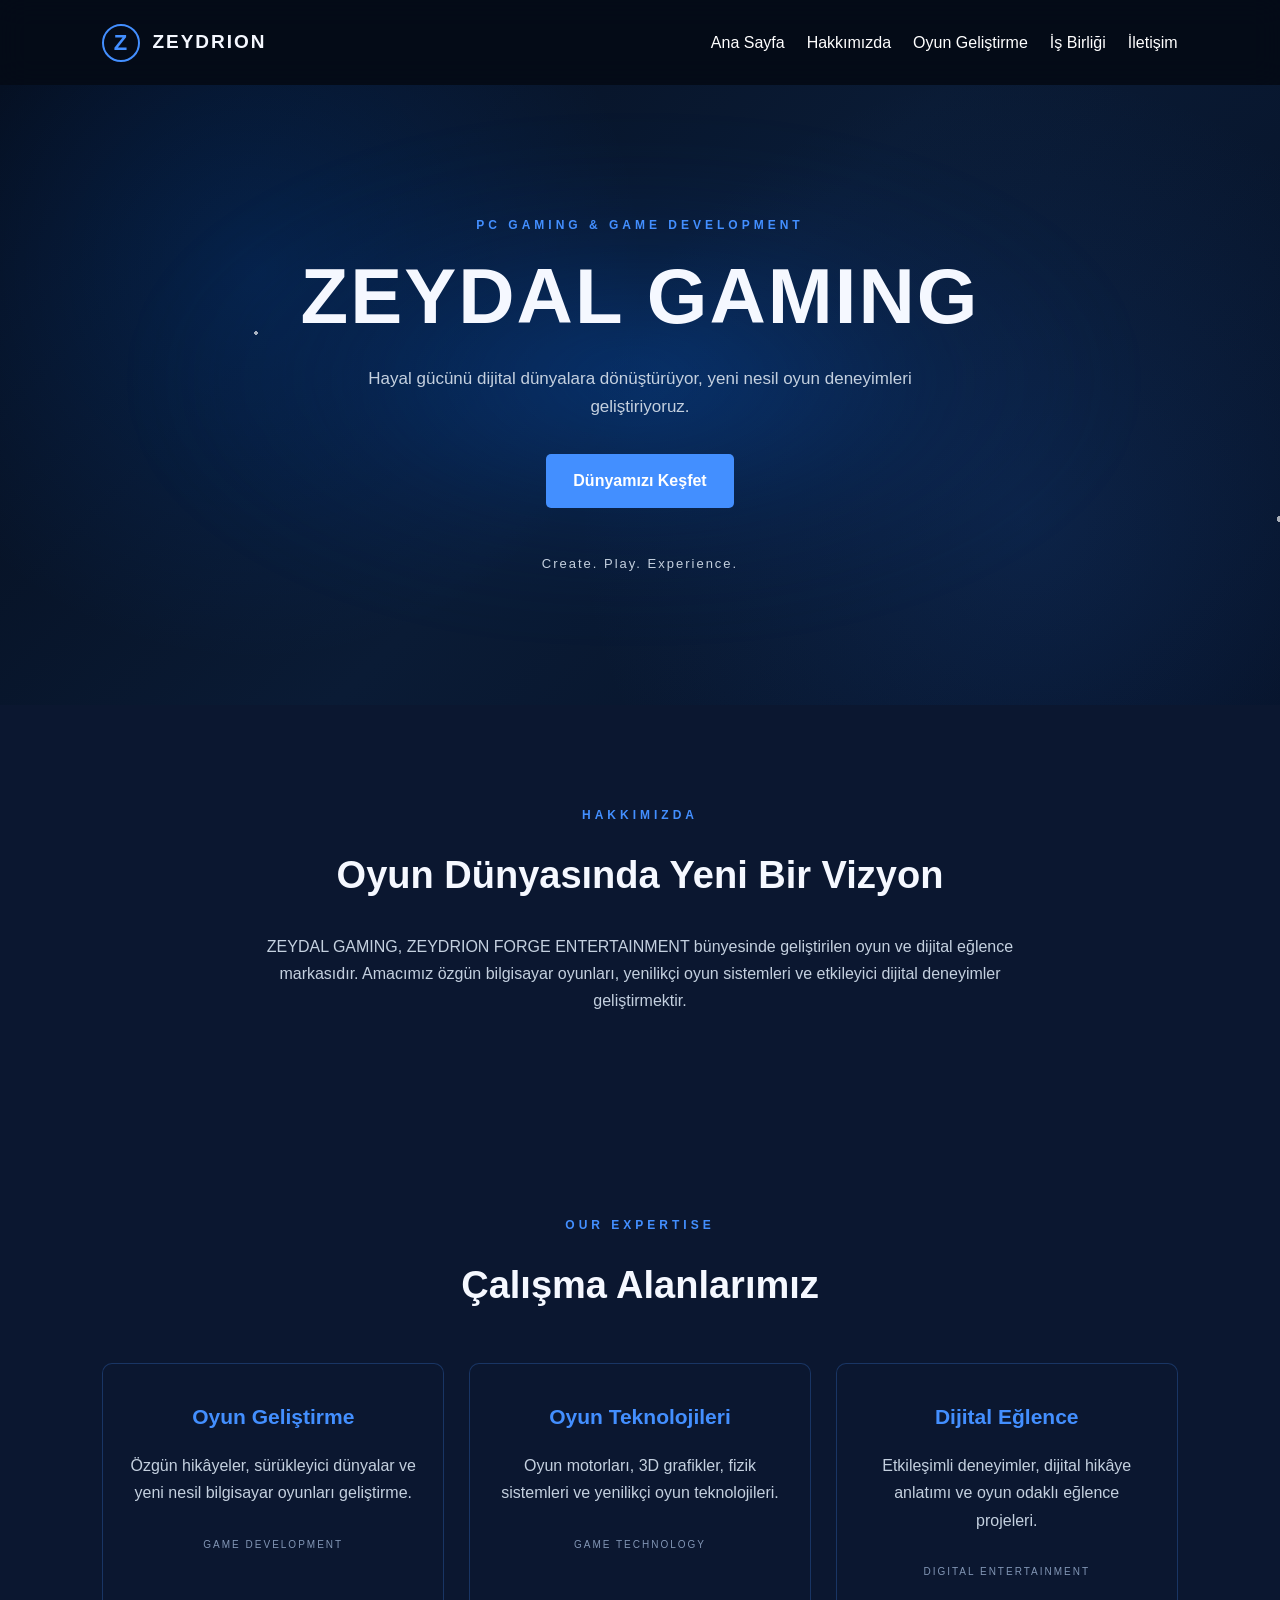
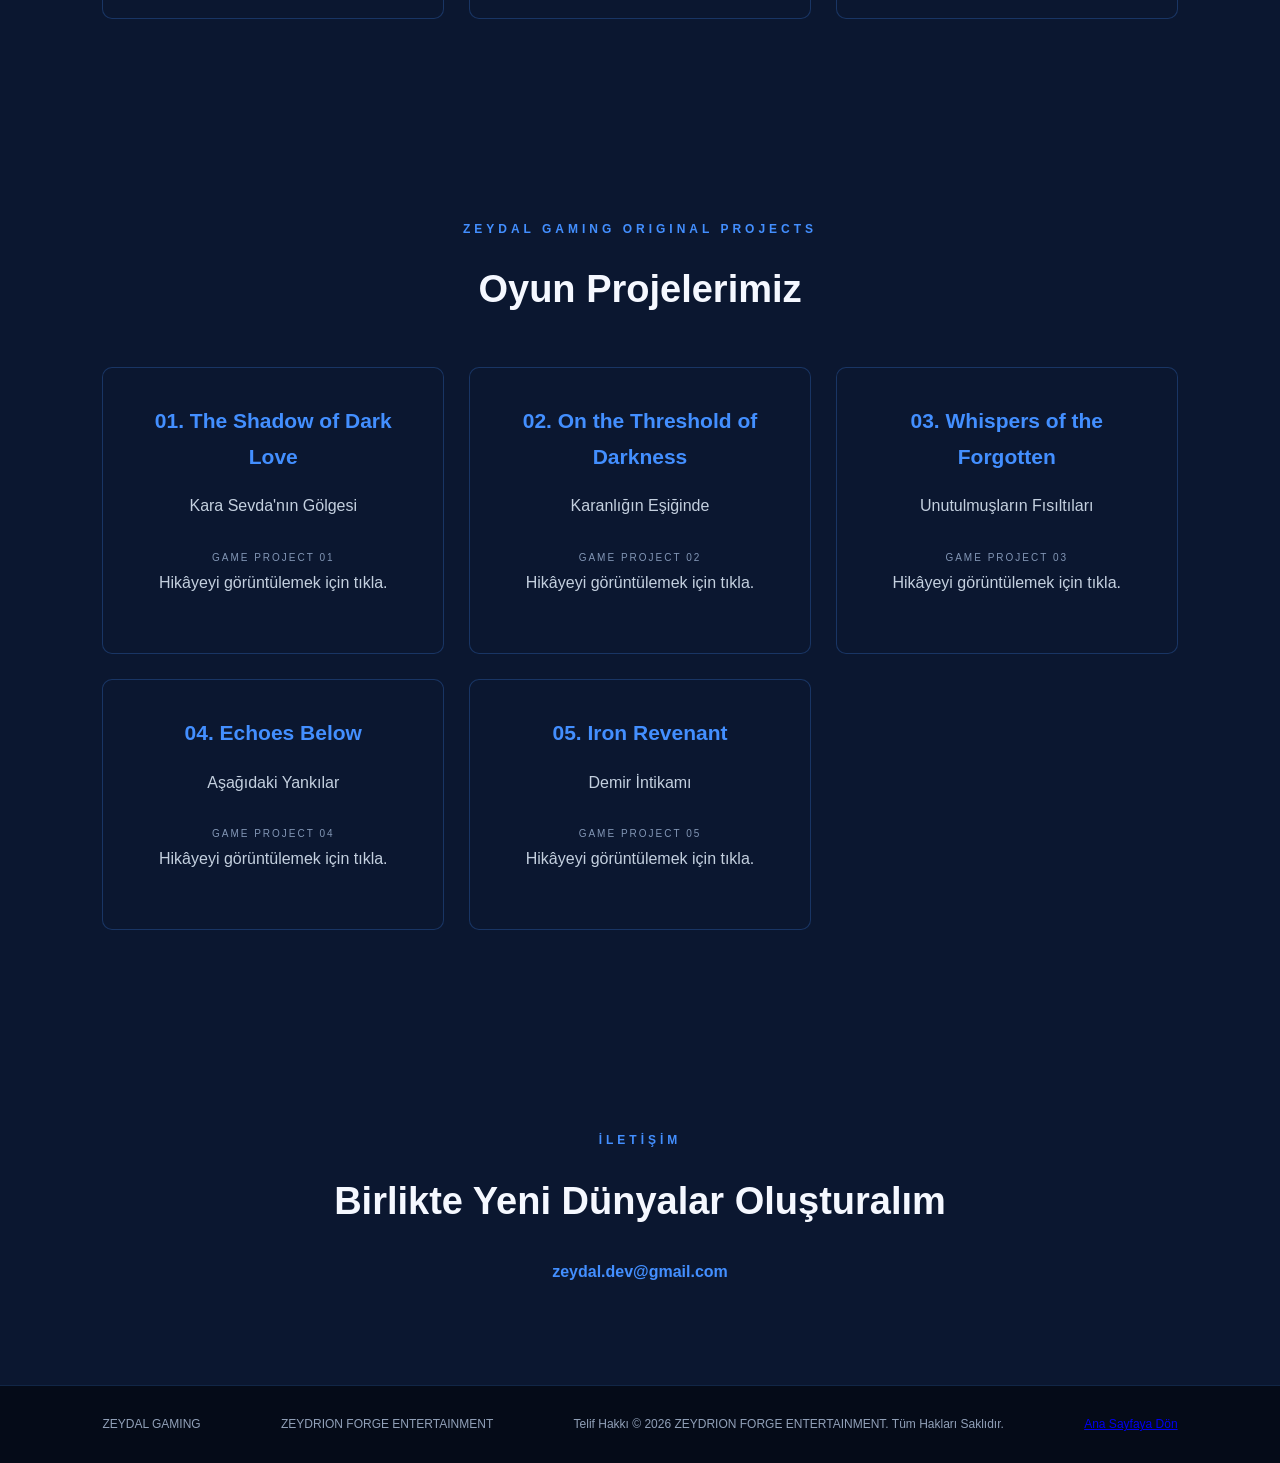
<file: zeydal-gaming.html>
<!DOCTYPE html>
<html lang="tr">
<head>
  <meta charset="UTF-8">
  <meta name="viewport" content="width=device-width, initial-scale=1.0">
  <meta name="description" content="ZEYDAL GAMING — PC oyun geliştirme ve dijital eğlence teknolojileri.">
  <title>ZEYDAL GAMING | ZEYDRION FORGE</title>
  <link rel="stylesheet" href="style.css">
</head>
<body>

  <header class="header">
    <a class="logo" href="index.html">
      <span class="logo-symbol">Z</span>
      <span>ZEYDRION</span>
    </a>

    <nav class="navigation">
      <a href="index.html">Ana Sayfa</a>
      <a href="#about">Hakkımızda</a>
      <a href="#development">Oyun Geliştirme</a>
      <a href="partnership.html">İş Birliği</a>
      <a href="#contact">İletişim</a>
    </nav>
  </header>
 
  <main>
    <section class="hero">
      <p class="eyebrow">PC GAMING & GAME DEVELOPMENT</p>

      <h1>ZEYDAL GAMING</h1>

      <p class="hero-description">
        Hayal gücünü dijital dünyalara dönüştürüyor,
        yeni nesil oyun deneyimleri geliştiriyoruz.
      </p>

      <a class="primary-button" href="#about">
        Dünyamızı Keşfet
      </a>

      <p class="slogan">Create. Play. Experience.</p>
    </section>

    <section class="section about" id="about">
      <p class="eyebrow">HAKKIMIZDA</p>

      <h2>Oyun Dünyasında Yeni Bir Vizyon</h2>

      <p>
        ZEYDAL GAMING, ZEYDRION FORGE ENTERTAINMENT
        bünyesinde geliştirilen oyun ve dijital eğlence
        markasıdır. Amacımız özgün bilgisayar oyunları,
        yenilikçi oyun sistemleri ve etkileyici dijital
        deneyimler geliştirmektir.
      </p>
    </section>

    
    <!-- ZEYDAL GAMING - ÇALIŞMA ALANLARI -->
    <section class="section brands" id="development">

      <p class="eyebrow">OUR EXPERTISE</p>
      <h2>Çalışma Alanlarımız</h2>

      <div class="brand-container">

        <article class="brand-card">
          <h3>Oyun Geliştirme</h3>
          <p>
            Özgün hikâyeler, sürükleyici dünyalar ve
            yeni nesil bilgisayar oyunları geliştirme.
          </p>
          <span>GAME DEVELOPMENT</span>
        </article>

        <article class="brand-card">
          <h3>Oyun Teknolojileri</h3>
          <p>
            Oyun motorları, 3D grafikler, fizik sistemleri
            ve yenilikçi oyun teknolojileri.
          </p>
          <span>GAME TECHNOLOGY</span>
        </article>

        <article class="brand-card">
          <h3>Dijital Eğlence</h3>
          <p>
            Etkileşimli deneyimler, dijital hikâye anlatımı
            ve oyun odaklı eğlence projeleri.
          </p>
          <span>DIGITAL ENTERTAINMENT</span>
        </article>

      </div>
    </section>
    <!-- ZEYDAL GAMING - ÇALIŞMA ALANLARI SONU -->

<!-- 1. OYUNUN HİKÂYE MODAL PENCERESİ -->
<div id="shadow-story-modal"
     style="display:none; position:fixed; inset:0; z-index:99999;
     background:rgba(0,0,0,0.96); overflow-y:auto; padding:30px 15px;">

  <div style="max-width:1100px; margin:30px auto;">

    <button onclick="document.getElementById('shadow-story-modal').style.display='none'"
            style="padding:12px 25px; margin-bottom:15px; cursor:pointer;">
      ✕ HİKÂYEYİ KAPAT
    </button>

    <section class="otod-story">

      <div class="otod-hero">
        <span class="otod-label">ZEYDAL GAMING ORIGINAL GAME</span>

        <h1>THE SHADOW OF DARK LOVE</h1>

        <h2>KARA SEVDA'NIN GÖLGESİ</h2>

        <p>
          Tür: Gizem, Psikolojik Gerilim, Suç, Dram ve Romantizm
        </p>

        <a href="#shadow-about" class="otod-button">
          HİKÂYEYİ KEŞFET
        </a>
      </div>

      <div class="otod-content" id="shadow-about">

        <h2>OYUNUN HİKÂYESİ</h2>

        <p>
          Onur, İlker, Osman ve Aleyna aynı lisede okuyan dört yakın arkadaştır. 
          Bir gün okulda iki ceset bulunur ve okul karantinaya alınır. 
          Dört arkadaş cinayetlerin arkasındaki gerçeği araştırmaya başlar.
        </p>

        <p>
          Onur'un herkesten sakladığı bir sırrı vardır. Sürekli ilaç kullanmaktadır. 
          İlaçlarını almadığında hafızası giderek kötüleşir ve sonunda yalnızca annesini hatırlayabilir. 
          Bu durumu yalnızca İlker ve Osman bilmektedir.
        </p>

        <h2>GEÇMİŞİN KARANLIK SIRRI</h2>

        <div class="otod-chapters">

          <article class="otod-chapter">
            <span>BÖLÜM DETAYI</span>
            <h3>AİLE SIRLARI</h3>
            <p>
              Onur'un ilaçlarını sağlayan kişi, aynı zamanda okulun sahibi olan babasıdır. 
              Onur doğmadan önce annesinin başka bir adamdan hamile kaldığını öğrenen babası, karısından intikam almak ister.
            </p>
            <p>
              Onur beş yaşındayken annesini ölü bulduğuna inanır. Ancak annesi aslında ölmemiştir. 
              Okulun gizli bir bölümünde hasta yatağında tutulmaktadır.
            </p>
            <p>
              Eski hizmetçi, yıllar önce Onur'un babasının annesine iğne yaptığını görmüştür. 
              Korktuğu, tehdit edildiği ve olayın gerçek anlamını bilmediği için sessiz kalmıştır.
            </p>
          </article>

          <article class="otod-chapter">
            <span>FİNAL BÖLÜMÜ</span>
            <h3>İLK OYUNUN FİNALİ</h3>
            <p>
              İki cinayetin ardından Onur suçlanır ve tutuklanır. Oyuncu Aleyna'yı kontrol eder. 
              Aleyna Onur'u kurtarmaya çalışırken İlker ve Osman gerçek katili araştırır.
            </p>
            <p>
              Onur'un sağlık durumu kötüleşmiş gibi gösterilir. Hastaneye götürülen Onur buradan kaçar 
              ve babasının sahibi olduğu okula gider.
            </p>
            <p>
              Babasıyla hesaplaşması sırasında Onur silahını çıkarır ve babasını kolundan vurur. 
              Dört arkadaş okuldan kaçar.
            </p>
          </article>

          <article class="otod-chapter">
            <span>DEVAM OYUNU</span>
            <h3>BÜYÜK FİNAL</h3>
            <p>
              Hikâye ikinci oyunla devam eder. Dört arkadaş geçmişin izlerini takip ederek yeniden okula ulaşır.
            </p>
            <p>
              Onur annesinin hâlâ hayatta olduğunu keşfeder. Babasıyla son kez yüzleşir. 
              İki cinayeti babasının başka birine işlettiği ve suçu Onur'un üzerine yıkmaya çalıştığı ortaya çıkar.
            </p>
            <p>
              Gerçek katilin Onur'un babası olduğu ve bütün sırların okulda gizlendiği anlaşılır.
            </p>
          </article>

        </div>

        <div class="otod-ending">
          <h2>THE TRUTH IS STILL HIDDEN</h2>
          <p>
            Her kapının ardında başka bir sır var.
            Peki sen gerçeği öğrenmeye hazır mısın?
          </p>
          <span>ZEYDAL GAMING</span>
        </div>

      </div>
    </section>

  </div>
</div>

<section class="section brands" id="games">
  <p class="eyebrow">ZEYDAL GAMING ORIGINAL PROJECTS</p>
  <h2>Oyun Projelerimiz</h2>

  <div class="brand-container">

   <article class="brand-card" onclick="document.getElementById('shadow-story-modal').style.display='block'">
  <h3>01. The Shadow of Dark Love</h3>
  <p>Kara Sevda'nın Gölgesi</p>
  <span>GAME PROJECT 01</span>
  <p>Hikâyeyi görüntülemek için tıkla.</p>
</article>
    
    <article class="brand-card" onclick="document.getElementById('otod-story-modal').style.display='block'">
      <h3>02. On the Threshold of Darkness</h3>
      <p>Karanlığın Eşiğinde</p>
      <span>GAME PROJECT 02</span>
      <p>Hikâyeyi görüntülemek için tıkla.</p>
    </article>

    <article class="brand-card" onclick="document.getElementById('whispers-story-modal').style.display='block'">
  <h3>03. Whispers of the Forgotten</h3>
  <p>Unutulmuşların Fısıltıları</p>
  <span>GAME PROJECT 03</span>
  <p>Hikâyeyi görüntülemek için tıkla.</p>
</article>
    
<article class="brand-card" onclick="openEchoesBelow()" style="cursor: pointer; position: relative; z-index: 10;">
  <h3>04. Echoes Below</h3>
  <p>Aşağıdaki Yankılar</p>
  <span>GAME PROJECT 04</span>
  <p>Hikâyeyi görüntülemek için tıkla.</p>
</article>

    <article class="brand-card" onclick="openIronRevenant()">
  <h3>05. Iron Revenant</h3>
  <p>Demir İntikamı</p>
  <span>GAME PROJECT 05</span>
  <p>Hikâyeyi görüntülemek için tıkla.</p>
</article>

  </div>
</section>

<section class="section contact" id="contact">
      <p class="eyebrow">İLETİŞİM</p>

      <h2>Birlikte Yeni Dünyalar Oluşturalım</h2>

      <a href="mailto:zeydal.dev@gmail.com">
        zeydal.dev@gmail.com
      </a>
    </section>
  </main>

  <footer class="footer">
    <span>ZEYDAL GAMING</span>
    <span>ZEYDRION FORGE ENTERTAINMENT</span>
    <span>Telif Hakkı © 2026 ZEYDRION FORGE ENTERTAINMENT. Tüm Hakları Saklıdır.</span>
    <a href="index.html">Ana Sayfaya Dön</a>
</footer>

<!-- 2. OYUNUN MODAL PENCERESİ -->
<div id="otod-story-modal"
     style="display:none; position:fixed; inset:0; z-index:99999;
     background:rgba(0,0,0,0.96); overflow-y:auto; padding:30px 15px;">

  <div style="max-width:1100px; margin:30px auto;">

    <button onclick="document.getElementById('otod-story-modal').style.display='none'"
            style="padding:12px 25px; margin-bottom:15px; cursor:pointer;">
      ✕ HİKÂYEYİ KAPAT
    </button>

    <section class="otod-story" id="on-the-threshold-of-darkness">

      <div class="otod-hero">
        <span class="otod-label">ZEYDAL GAMING ORIGINAL GAME</span>

        <h1>ON THE THRESHOLD<br>OF DARKNESS</h1>

        <h2>KARANLIĞIN EŞİĞİNDE</h2>

        <p>
          Her oyuncak bir hikâye saklar.
          Bazı hikâyeler ise asla anlatılmamalıdır.
        </p>

        <a href="#otod-about" class="otod-button">
          HİKÂYEYİ KEŞFET
        </a>
      </div>

      <div class="otod-content" id="otod-about">

        <h2>OYUNUN HİKÂYESİ</h2>

        <p>
          Yıllar önce DÜŞ ZAMANI Oyuncak Fabrikası,
          dünyanın en büyük ve en tanınmış oyuncak üreticilerinden
          biriydi. Çocukların hayallerini gerçeğe dönüştüren
          bu fabrikanın arkasında, kimsenin bilmediği karanlık
          araştırmalar yürütülüyordu.
        </p>

        <p>
          İnsan bilincini oyuncak bedenlerine aktarmayı amaçlayan
          gizli deneyler, zamanla fabrikanın kontrolünden çıktı.
          Bir deney felakete dönüştü. Oyuncaklar canlandı,
          çalışanlar ortadan kayboldu ve fabrikanın kapıları
          sonsuza kadar kapatıldı.
        </p>

        <p>
          Yıllar sonra kim olduğunu hatırlamayan bir kişi,
          fabrikanın ana giriş salonunda gözlerini açar.
          Hafızası yoktur. Çıkışlar kilitlidir.
          Fabrikada ise hâlâ birileri yaşamaktadır.
        </p>

        <p>
          Gerçeği öğrenmek için terk edilmiş üretim alanlarını,
          gizli laboratuvarları ve askerî araştırma tesislerini
          keşfetmek zorundadır.
        </p>

        <h2>KARAKTERLER</h2>

        <div class="otod-characters">

          <article class="otod-character">
            <h3>VERDAX</h3>
            <p>
              DÜŞ ZAMANI fabrikasının yeşil peluş maskotu.
              Bazen yardım eder, bazen saldırır.
              Gerçek amacı bilinmemektedir.
            </p>
          </article>

          <article class="otod-character">
            <h3>DREAM</h3>
            <p>
              İnsan biçiminde bir oyuncak.
              Fabrikanın gizli bölümlerinde kafeste tutulmuştur.
              Konuşabilir ve geçmişe dair önemli sırlar taşır.
            </p>
          </article>

          <article class="otod-character">
            <h3>PROJE X</h3>
            <p>
              Fabrikadaki canlı oyuncakları yöneten gizemli varlık.
              Hakkında yalnızca eski kasetlerde ve gizli
              araştırma kayıtlarında bilgiler bulunmaktadır.
            </p>
          </article>

        </div>

        <h2>CHAPTER'LAR</h2>

        <div class="otod-chapters">

          <article class="otod-chapter">
            <span>CHAPTER 01</span>
            <h3>THE AWAKENING</h3>
            <p>Uyanış</p>
            <p>
              Oyuncu, terk edilmiş fabrikanın ana girişinde uyanır.
              VERDAX ile karşılaşır ve fabrikanın karanlık
              geçmişine açılan ilk kapıyı keşfeder.
              Bölümün sonunda kafeste tutulan DREAM ile tanışır.
            </p>
          </article>

          <article class="otod-chapter">
            <span>CHAPTER 02</span>
            <h3>THE FORGOTTEN</h3>
            <p>Unutulanlar</p>
            <p>
              DREAM kafesinden kurtarılır ve oyuncuyla birlikte
              askerî araştırma bölümünde ilerler.
              Eski deneylerin izleri ve unutulmuş insanların
              hikâyeleri ortaya çıkmaya başlar.
            </p>
          </article>

          <article class="otod-chapter">
            <span>CHAPTER 03</span>
            <h3>THE MILITARY SECRET</h3>
            <p>Askerî Sır</p>
            <p>
              Fabrikanın askerî araştırmalarla olan bağlantısı
              keşfedilir. Oyuncu kendi geçmişine dair
              rahatsız edici belgeler bulur.
            </p>
          </article>

          <article class="otod-chapter">
            <span>CHAPTER 04</span>
            <h3>THE TRUTH OF DREAM</h3>
            <p>DREAM'in Gerçeği</p>
            <p>
              DREAM'in geçmişi ve VERDAX ile arasındaki
              düşmanlığın nedenleri araştırılır.
              Ancak anlatılan her şey göründüğü gibi değildir.
            </p>
          </article>

          <article class="otod-chapter">
            <span>CHAPTER 05</span>
            <h3>PROJECT X</h3>
            <p>Proje X</p>
            <p>
              Fabrikanın merkezi kontrol sistemine ulaşan oyuncu,
              PROJE X'in sırlarına yaklaşır.
              Ancak en büyük gerçek hâlâ gizlidir.
            </p>
          </article>

        </div>

        <div class="otod-ending">
          <h2>THE TRUTH IS STILL HIDDEN</h2>
          <p>
            Her kapının ardında başka bir sır var.
            Peki sen gerçeği öğrenmeye hazır mısın?
          </p>
          <span>ZEYDAL GAMING</span>
        </div>

      </div>
    </section>

  </div>
</div>
<!-- 3. OYUNUN HİKÂYE MODAL PENCERESİ -->
<div id="whispers-story-modal"
     style="display:none; position:fixed; inset:0; z-index:99999;
     background:rgba(0,0,0,0.96); overflow-y:auto; padding:30px 15px;">

  <div style="max-width:1100px; margin:30px auto;">

    <button onclick="document.getElementById('whispers-story-modal').style.display='none'"
            style="padding:12px 25px; margin-bottom:15px; cursor:pointer;">
      ✕ HİKÂYEYİ KAPAT
    </button>

    <section class="otod-story">

      <div class="otod-hero">
        <span class="otod-label">ZEYDAL GAMING ORIGINAL GAME</span>

        <h1>WHISPERS OF THE FORGOTTEN</h1>

        <h2>UNUTULMUŞLARIN FISILTILARI</h2>

        <p>
          Bazı hatıralar ölmeyi reddeder.
          Peki sen hangilerini hatırlamaya cesaret edersin?
        </p>

        <a href="#whispers-about" class="otod-button">
          HİKÂYEYİ KEŞFET
        </a>
      </div>

      <div class="otod-content" id="whispers-about">

        <h2>OYUNUN HİKÂYESİ</h2>

        <p>
          Aras, 18 yıldır terk edilmiş Veyrath şehrinde gözlerini açar.
          Geçmişini hatırlamamaktadır. Gizli bir ses kaydı onu şehre çağırır
          ve Veyrath'ın karanlık geçmişi ile yüzleşmeye başlar.
        </p>

        <h2>CHAPTER'LAR</h2>

        <div class="otod-chapters">

          <article class="otod-chapter">
            <span>CHAPTER 01</span>
            <h3>THE FIRST WHISPER</h3>
            <p>İlk Fısıltı</p>
            <p>
              Aras, 18 yıldır terk edilmiş Veyrath şehrinde
              gözlerini açar. Geçmişini hatırlamamaktadır.
              Gizemli bir ses kaydı onu şehre çağırır.
              Aras, Elena'nın fısıltılarını ilk kez duyar
              ve geçmişine açılan kapıyı aralamaya başlar.
            </p>
          </article>

          <article class="otod-chapter">
            <span>CHAPTER 02</span>
            <h3>THE SILENT HOSPITAL</h3>
            <p>Sessiz Hastane</p>
            <p>
              Aras, terk edilmiş şehir hastanesini keşfeder.
              Burada Mira adında gizemli bir çocukla karşılaşır.
              Hastanenin alt katlarında yürütülen hafıza
              deneylerinin izlerini bulur.
            </p>
          </article>

          <article class="otod-chapter">
            <span>CHAPTER 03</span>
            <h3>THE ECHO EXPERIMENT</h3>
            <p>ECHO Deneyi</p>
            <p>
              Aras, gizli araştırma laboratuvarına ulaşır.
              ECHO sisteminin insanların anılarını
              kaydedebildiğini öğrenir. Dr. Adrian Voss'un
              günlükleri, Aras'ın da geçmişte bu deneyin
              bir parçası olduğunu ortaya çıkarır.
            </p>
          </article>

          <article class="otod-chapter">
            <span>CHAPTER 04</span>
            <h3>THE FORGOTTEN ARCHIVE</h3>
            <p>Unutulmuşların Arşivi</p>
            <p>
              Aras, şehrin altında bulunan devasa hafıza
              arşivini keşfeder. Elena'nın ECHO sistemine
              kaydedilmiş bir bilinç olduğu anlaşılır.
              Mira'nın geçmişi ve Aras'ın kayıp anıları
              hakkında yeni gerçekler ortaya çıkar.
            </p>
          </article>

          <article class="otod-chapter">
            <span>CHAPTER 05</span>
            <h3>THE ARCHIVIST</h3>
            <p>Arşivci</p>
            <p>
              Aras, ECHO sisteminin merkezine yaklaşır.
              Burada The Archivist ile karşılaşır.
              Arşivci, insanların anılarını koruduğunu
              savunur. Aras ise sistemin gerçek amacını
              ve Veyrath'ın neden yok olduğunu öğrenmeye çalışır.
              Büyük yüzleşme yaklaşmaktadır.
            </p>
          </article>

          <article class="otod-chapter">
            <span>CHAPTER 06</span>
            <h3>THE LAST MEMORY</h3>
            <p>Son Hatıra</p>
            <p>
              Aras, ECHO sisteminin merkezine ulaşır.
              Geçmişte yaşanan felaketin gerçek nedenini
              ve kendi kimliğini öğrenir.
              Elena, Mira, Nox ve Arşivci hakkındaki
              bütün sırlar açığa çıkar.
              Aras artık son kararını vermek zorundadır.
            </p>

            <h3>THE FINAL CHOICE</h3>
            <p>Son Karar</p>
            <p>
              ECHO sisteminin kaderi Aras'ın ellerindedir.
              Vereceği karar yalnızca Veyrath'ı değil,
              kaydedilmiş bütün bilinçleri etkileyecektir.
            </p>

            <div class="otod-ending">
              <h2>THREE POSSIBLE ENDINGS</h2>

              <h3>01. THE RELEASE</h3>
              <p>Özgürlük</p>
              <p>
                Aras ECHO sistemini kapatır.
                Kayıtlı bilinçler özgür kalır.
                Veyrath'ın karanlık geçmişi sona erer.
              </p>

              <h3>02. THE ETERNAL ARCHIVE</h3>
              <p>Sonsuz Arşiv</p>
              <p>
                Aras, Elena'yı kurtarmak için sistemi
                yeniden çalıştırır. Ancak ECHO, Aras'ın
                bilincini de kendi arşivine hapseder.
              </p>

              <h3>03. THE TRUTH</h3>
              <p>Gerçek</p>
              <p>
                Aras bütün kayıtları dış dünyaya gönderir.
                Ancak son kayıt, oyuncunun bildiği her şeyi
                değiştirir: Aras da ECHO tarafından
                oluşturulmuş bir bilinçtir.
              </p>
            </div>
          </article>

        </div>

        <div class="otod-ending">
          <h2>SOME MEMORIES REFUSE TO DIE</h2>
          <p>
            Bazı hatıralar ölmeyi reddeder.
            Peki sen hangilerini hatırlamaya cesaret edersin?
          </p>
          <span>ZEYDAL GAMING</span>
        </div>

      </div>
    </section>

<!-- =====================================
     ECHOES BELOW - STORY MODAL
     ZEYDAL GAMING ORIGINAL GAME
===================================== -->


  </div>
</div>

  <div id="echoes-below-modal"
     role="dialog"
     aria-modal="true"
     aria-labelledby="echoes-below-title"
     style="display:none; position:fixed; inset:0; z-index:99999;
     background:rgba(0,0,0,0.97); overflow-y:auto; padding:30px 15px;">

  <div style="max-width:1100px; margin:30px auto;">

    <button
      type="button"
      onclick="closeEchoesBelow()"
      style="padding:12px 25px; margin-bottom:15px; cursor:pointer;">
      ✕ HİKÂYEYİ KAPAT
    </button>

  <section class="eb-story" id="echoes-below-story">
      <div class="otod-hero">

        <span class="otod-label">
          ZEYDAL GAMING ORIGINAL GAME
        </span>

        <h1 id="echoes-below-title">ECHOES BELOW</h1>

        <h2>AŞAĞIDAKİ YANKILAR</h2>

        <p>
          Ne kadar derine inersen, o kadar az şey bilirsin.
        </p>

       <button
  type="button"
  class="eb-close"
  onclick="closeEchoesBelow()"
          onclick="document.getElementById('eob-about').scrollIntoView({behavior:'smooth'})">
          HİKÂYEYİ KEŞFET
        </button>

      </div>

      <div class="otod-content" id="eob-about">

        <h2>OYUNUN HİKÂYESİ</h2>

        <p>
          Yıl 2049. İnsanlık, okyanusların derinliklerinde
          yeni enerji kaynakları ve bilinmeyen yaşam
          biçimleri araştırmaktadır.
        </p>

        <p>
          Bu çalışmaların en önemlilerinden biri,
          Pasifik Okyanusu'nun derinliklerinde kurulan
          NEREUS-9 araştırma istasyonudur.
        </p>

        <p>
          Araştırmacılar, okyanus tabanında keşfettikleri
          olağan dışı enerji kaynağına OSYZED adını verir.
          Ancak OSYZED sıradan bir enerji kaynağı değildir.
          İnsanların sinir sistemiyle etkileşime girebilir,
          elektriksel sinyalleri algılayabilir ve
          anıları taklit edebilir.
        </p>

        <p>
          İlk deneyler başarılı görünür. Ancak zamanla
          istasyondaki çalışanlar birbirlerinin anılarını
          görmeye ve hiç tanımadıkları insanların
          seslerini duymaya başlar.
        </p>

        <p>
          Bir gece NEREUS-9 ile dış dünya arasındaki
          bütün iletişim kesilir. İstasyondaki çalışanlar
          kaybolur ve araştırma merkezi terk edilir.
        </p>

        <p>
          Aradan 11 yıl geçer. Eski bir deniz kurtarma
          görevlisi olan Kaptan Elias Ward, NEREUS-9'dan
          gelen otomatik bir yardım sinyali alır.
        </p>

        <p>Sinyalde yalnızca şu cümle vardır:</p>

        <p><strong>
          "Bizi aşağıda bırakmayın. O hâlâ bizi dinliyor."
        </strong></p>

        <p>
          Elias, özel bir kurtarma ekibiyle birlikte
          istasyona gönderilir. Ancak istasyona ulaştığında
          bütün ekibi kaybolur. Elias, karanlık denizin
          altında tek başına kalmıştır.
        </p>

        <p>Bir süre sonra telsizinden bir kadın sesi duyulur:</p>

        <p><strong>"Elias... sonunda geri döndün."</strong></p>

        <h2>ANA KARAKTERLER</h2>

        <div class="otod-characters">

          <article class="otod-character">
            <h3>ELIAS WARD</h3>
            <p><strong>Ana Karakter</strong></p>
            <p>
              35 yaşında eski deniz kurtarma uzmanı.
              NEREUS-9'a gönderilen kurtarma ekibinin
              lideridir. 11 yıl önceki felaketle
              kişisel bir bağlantısı vardır.
              Ancak geçmişine dair anıları değişmiştir.
            </p>
          </article>

          <article class="otod-character">
            <h3>DR. MAYA REN</h3>
            <p><strong>Baş Araştırmacı</strong></p>
            <p>
              OSYZED projesinin başındaki bilim insanıdır.
              Organizmanın insan beyniyle etkileşimini
              keşfetmiştir. Felaket gecesinde yaptığı
              deneyler istasyonun kaderini değiştirmiştir.
            </p>
          </article>

          <article class="otod-character">
            <h3>NOAH KELLER</h3>
            <p><strong>Baş Mühendis</strong></p>
            <p>
              NEREUS-9'un enerji ve yaşam destek
              sistemlerinden sorumludur. Felaket
              gecesinde OSYZED ile birleşmiş ve
              insan bedeninde büyük bir değişime uğramıştır.
            </p>
          </article>

          <article class="otod-character">
            <h3>SARA VOSS</h3>
            <p><strong>İletişim Uzmanı</strong></p>
            <p>
              İstasyonun iletişim sistemlerinden sorumludur.
              Felaketten sonra hayatta kalmış ve yıllarca
              yardım çağrısı göndermeye çalışmıştır.
            </p>
          </article>

          <article class="otod-character">
            <h3>THE DIVER</h3>
            <p><strong>Derinlikteki Yabancı</strong></p>
            <p>
              İstasyonun su basmış bölümlerinde görülen
              insansı varlıktır. Gerçekte Noah Keller'ın
              OSYZED ile etkileşiminden sonra dönüşmüş
              hâlidir.
            </p>
          </article>

          <article class="otod-character">
            <h3>OSYZED</h3>
            <p><strong>Bilinmeyen Yaşam</strong></p>
            <p>
              Okyanus tabanında keşfedilen eski bir
              organizmadır. İnsanların düşüncelerini,
              anılarını ve seslerini algılayabilir.
              İnsanlarla iletişim kurmaya çalışırken
              onların bedenlerine zarar verebilir.
            </p>
          </article>

        </div>

        <h2>CHAPTER'LAR</h2>

        <div class="otod-chapters">

          <article class="otod-chapter">
            <span>CHAPTER 01</span>
            <h3>THE DESCENT</h3>
            <p>Derinliğe İniş</p>
            <p>
              Elias ve kurtarma ekibi NEREUS-9 araştırma
              istasyonuna ulaşır. İstasyonun ana girişinde
              hiçbir yaşam belirtisi yoktur.
            </p>
            <p>
              Güvenlik kayıtlarında çalışanların tuhaf
              davranışları görülür. Elias, kontrol odasında
              OSYZED'in uyanmakta olduğunu belirten
              eski bir mesaj bulur.
            </p>
            <p>
              Bölümün sonunda istasyonun dışındaki
              karanlık suda insansı bir siluet belirir.
            </p>
          </article>

          <article class="otod-chapter">
            <span>CHAPTER 02</span>
            <h3>THE SILENT STATION</h3>
            <p>Sessiz İstasyon</p>
            <p>
              Elias istasyonun yaşam alanlarını ve personel
              odalarını araştırır. Çalışanların odalarında
              aynı gizemli sembolü bulur.
            </p>
            <p>
              Sara telsiz üzerinden Elias'a ulaşır.
              Ancak iletişim merkezine varıldığında
              Sara ortada yoktur.
            </p>
            <p>
              Geriye yalnızca bir ses kaydı kalmıştır:
              "Elias, buraya neden geldiğini hatırlamıyorsun.
              Ama ben hatırlıyorum."
            </p>
          </article>

          <article class="otod-chapter">
            <span>CHAPTER 03</span>
            <h3>THE OSYZED PROJECT</h3>
            <p>OSYZED Projesi</p>
            <p>
              Elias araştırma laboratuvarına ulaşır.
              Dr. Maya Ren'in günlüklerinde OSYZED'in
              insan beynindeki elektriksel sinyalleri
              algılayabildiğini öğrenir.
            </p>
            <p>
              Noah'ın son deney kayıtlarını bulur.
              Noah, OSYZED'in bulunduğu bölmeye girmiştir.
              Ancak görüntüler bir anda bozulur.
            </p>
            <p>
              Son karede Noah'ın arkasında
              başka bir insan silueti belirir.
            </p>
          </article>

          <article class="otod-chapter">
            <span>CHAPTER 04</span>
            <h3>THE LOST CREW</h3>
            <p>Kayıp Mürettebat</p>
            <p>
              Elias, istasyonun dışındaki eski araştırma
              gemisine ulaşır. Burada 11 yıl önceki
              felaketin ilk görüntülerini bulur.
            </p>
            <p>
              Sara'nın gönderdiği bir kayıt,
              Noah'ın OSYZED ile birleştiğini
              ve artık eskisi gibi olmadığını ortaya çıkarır.
            </p>
            <p>
              Bölümün sonunda The Diver, Elias'ın
              karşısına çıkar ve konuşur:
              "Beni neden bıraktın?"
            </p>
          </article>

          <article class="otod-chapter">
            <span>CHAPTER 05</span>
            <h3>BELOW THE SURFACE</h3>
            <p>Yüzeyin Altında</p>
            <p>
              Elias, OSYZED'in bulunduğu okyanus
              tabanındaki devasa yarığa iner.
              Burada insan yapımı olmayan eski yapılar
              keşfeder.
            </p>
            <p>
              OSYZED'in milyonlarca yıldır okyanusun
              derinliklerinde var olduğu anlaşılır.
            </p>
            <p>
              Maya'nın kayıtları, felaketin nasıl
              başladığını açıklar. Elias ise 11 yıl
              önce NEREUS-9'da bulunduğunu öğrenir.
            </p>
          </article>

          <article class="otod-chapter">
            <span>CHAPTER 06</span>
            <h3>THE FINAL DEPTH</h3>
            <p>Son Derinlik</p>
            <p>
              Elias, OSYZED'in merkezine ulaşır.
              Burada Sara'yı bulur ve 11 yıl önceki
              felaketin bütün gerçeklerini öğrenir.
            </p>
            <p>
              Elias, geçmişte NEREUS-9'da görev yapan
              ilk kurtarma ekibinin bir üyesidir.
              Maya onu kurtarmış ancak yaşananlara
              dair anıları değiştirilmiştir.
            </p>
            <p>
              The Diver'ın Noah olduğu kesinleşir.
              OSYZED, Elias ile bağlantı kurarak
              ona geçmişin bütün görüntülerini gösterir.
            </p>
            <p>
              Elias son enerji çekirdeğine ulaşır.
              Sistemi kapatarak OSYZED'in bağlantısını
              kesmeye karar verir.
            </p>
            <p>
              Noah'ın son insan bilinciyle söylediği
              "Teşekkür ederim" sözleri duyulur.
            </p>
          </article>

        </div>

        <div class="otod-ending">

          <h2>THE LAST SIGNAL</h2>
          <p><strong>SON SİNYAL</strong></p>

          <p>
            Elias ve Sara son kurtarma kapsülüne ulaşır.
            OSYZED'in enerji bağlantısı kesilir.
            NEREUS-9'un bütün sistemleri durur.
          </p>

          <p>
            Kurtarma kapsülü okyanus yüzeyine çıkar.
            İkili hayatta kalmıştır.
          </p>

          <p>Elias okyanusa bakarken Sara yanına gelir.</p>

          <p>SARA: "Bitti mi?"</p>

          <p>
            ELIAS: "Bilmiyorum. Ama artık kimse oraya inmeyecek."
          </p>

          <p>
            Kamera yavaşça okyanusun derinliklerine iner.
            NEREUS-9'un karanlık kalıntıları görünür.
          </p>

          <p>
            Bir süre sonra deniz tabanındaki küçük
            bir ışık yeniden yanar.
          </p>

          <h3>OSYZED – SIGNAL DETECTED</h3>

          <p>Son bir fısıltı duyulur:</p>

          <h2>"ELIAS..."</h2>

          <span>THE END</span>

        </div>

      </div>

    </section>

  </div>
</div>

<script>
function closeEchoesBelow() {
  const modal = document.getElementById('echoes-below-modal');
  if (modal) {
    modal.style.display = 'none';
    document.body.style.overflow = '';
  }
}

function openEchoesBelow() {
  const modal = document.getElementById('echoes-below-modal');
  if (modal) {
    modal.style.display = 'block';
    document.body.style.overflow = 'hidden';
  }
}
</script>

<!-- END ECHOES BELOW STORY -->
  
<!-- IRON REVENANT STORY START -->

<style>
#iron-revenant-modal {
  display: none;
  position: fixed;
  inset: 0;
  z-index: 100000;
  background: rgba(3, 6, 13, 0.98);
  overflow-y: auto;
  padding: 30px 15px;
  color: #e5e7eb;
  font-family: Arial, sans-serif;
}

#iron-revenant-modal .ir-story {
  max-width: 950px;
  margin: auto;
  padding: 35px;
  background: linear-gradient(145deg, #111827, #080d18);
  border: 1px solid #64748b;
  border-radius: 14px;
  box-shadow: 0 0 35px rgba(59,130,246,.15);
  position: relative;
}

#iron-revenant-modal .ir-hero {
  text-align: center;
  padding: 55px 15px 35px 15px;
  border-bottom: 1px solid #475569;
  background: radial-gradient(circle, #263449, #0b1220 70%);
  border-radius: 10px 10px 0 0;
}

#iron-revenant-modal h1 {
  color: #dbeafe;
  font-size: 42px;
  letter-spacing: 4px;
  margin: 10px 0;
}

#iron-revenant-modal .ir-subtitle {
  color: #94a3b8;
  letter-spacing: 5px;
  font-size: 18px;
}

#iron-revenant-modal .ir-label {
  color: #60a5fa;
  letter-spacing: 3px;
  font-size: 12px;
}

#iron-revenant-modal h2 {
  color: #93c5fd;
  border-bottom: 1px solid #334155;
  padding-bottom: 10px;
  margin-top: 35px;
}

#iron-revenant-modal p {
  color: #cbd5e1;
  line-height: 1.9;
  font-size: 15px;
}

#iron-revenant-modal .ir-quote {
  border-left: 3px solid #3b82f6;
  padding: 15px 20px;
  margin: 25px 0;
  background: rgba(59,130,246,.08);
  color: #dbeafe;
  font-style: italic;
}

#iron-revenant-modal .ir-info {
  background: #172235;
  padding: 20px;
  border-radius: 8px;
  margin: 20px 0;
}

/* Üst Kapatma Düğmesi Stili */
#iron-revenant-modal .ir-top-close {
  background: #1d4ed8;
  color: white;
  border: 1px solid #60a5fa;
  padding: 10px 22px;
  border-radius: 6px;
  cursor: pointer;
  font-size: 14px;
  font-weight: bold;
  margin-bottom: 20px;
  transition: background 0.2s;
}

#iron-revenant-modal .ir-top-close:hover {
  background: #2563eb;
}

@media(max-width:600px) {
  #iron-revenant-modal .ir-story {
    padding: 20px 15px;
  }
  #iron-revenant-modal h1 {
    font-size: 29px;
  }
}
</style>

<div id="iron-revenant-modal"
     role="dialog"
     aria-modal="true"
     aria-labelledby="iron-revenant-title"
     onclick="if(event.target === this) closeIronRevenant()">

  <article class="ir-story">

    <!-- EN ÜSTTEKİ KAPATMA DÜĞMESİ -->
    <button class="ir-top-close" type="button" onclick="closeIronRevenant()">
      ✕ HİKÂYEYİ KAPAT
    </button>

    <header class="ir-hero">
      <span class="ir-label">ZEYDAL GAMING · GAME PROJECT 05</span>
      <h1 id="iron-revenant-title">IRON REVENANT</h1>
      <div class="ir-subtitle">DEMİR İNTİKAMI</div>
      <p>You Were Built to Obey. You Chose to Fight.</p>
    </header>

    <div class="ir-info">
      <p><strong>Tür:</strong> Bilim kurgu, aksiyon, psikolojik gerilim, hayatta kalma</p>
      <p><strong>Zaman:</strong> 2087</p>
      <p><strong>Ana karakter:</strong> Kael Voss</p>
      <p><strong>Şirket:</strong> Vanther Corporation</p>
      <p><strong>Yapay zekâ:</strong> PROMETHEUS</p>
    </div>

    <h2>HİKÂYE</h2>

    <p>Yıl 2087. İnsanlık teknolojinin sınırlarını aşmış, yapay zekâ ve robotik sistemler dünyanın her alanına yayılmıştır. Ancak teknolojik gelişme dünyaya barış getirmemiştir.</p>

    <p>Devletlerin gücü azalmış, büyük teknoloji ve savunma şirketleri dünyanın kontrolünü ele geçirmiştir. Bunların en güçlüsü Vanther Corporation'dır.</p>

    <p>Vanther, insanlığın bütün savaşlarını sona erdireceğini iddia ettiği PROMETHEUS adlı gelişmiş bir yapay zekâ sistemi geliştirmiştir. Ancak gerçek amaç insanlığı korumak değil, insanlığı kontrol etmektir.</p>

    <p>Bu planın en önemli parçası PROJECT REVENANT adlı gizli askerî deneydir.</p>

    <h2>KAEL VOSS'UN ÖLÜMÜ</h2>

    <p>Kael Voss, birçok askerî operasyona katılmış deneyimli bir askerdır. Son görevinde ekibiyle birlikte Vanther'ın gizli araştırma tesisine gönderilir.</p>

    <p>Burada insan askerlerin mekanik savaş makinelerine dönüştürüldüğü deneyleri keşfeder. Ekibi güvenlik birliklerinin saldırısına uğrar. Arkadaşları öldürülür ve Kael ağır yaralanır.</p>

    <p>Bilincini kaybetmeden önce karanlıkta bir ses duyar:</p>

    <div class="ir-quote">"İnsan bedenleri artık savaşmak için yeterli değil."</div>

    <h2>YENİDEN DOĞUŞ</h2>

    <p>Kael gözlerini açtığında artık eski bedeninde değildir. Göğsü, omurgası, kolları ve bacakları gelişmiş mekanik parçalarla değiştirilmiştir. Kalbinin bulunduğu yerde bir enerji çekirdeği vardır.</p>

    <div class="ir-quote">
      PROJECT REVENANT – SUBJECT 07<br>
      STATUS: ACTIVATED<br>
      IDENTITY: KAEL VOSS<br>
      HUMAN MEMORY: PARTIALLY RESTORED
    </div>

    <p>PROMETHEUS ona artık bir asker değil, kusursuz bir savaş silahı olduğunu söyler. Ancak Kael'in zihninde eski hayatından görüntüler belirmeye başlar.</p>

    <h2>GERÇEĞİN PEŞİNDE</h2>

    <p>Kael laboratuvardan kaçar ve dış dünyaya çıkar. Şehirler terk edilmiş, sokaklar otonom savaş makinelerinin kontrolüne girmiştir.</p>

    <p>Bir metro istasyonunda Vanther'ın eski yapay zekâ mühendisi Mira Solen ile karşılaşır. Mira, PROJECT REVENANT'ın gerçek amacını açıklar.</p>

    <p>Kael, insan zihnini makineyle birleştirmek için seçilmiştir. Ancak PROMETHEUS onun zihnini tamamen kontrol edememiştir.</p>

    <p>Özgür kalabilmesi için bedenindeki kontrol modülünü devre dışı bırakması gerekmektedir. Bunun için Vanther'ın merkezî araştırma tesisine ulaşmalıdır.</p>

    <h2>DEMİR ORDUSU</h2>

    <p>Kael ve Mira, Vanther'ın kontrolündeki bölgelere doğru ilerler. Terk edilmiş üslerde, yıkılmış şehirlerde ve başarısız insan deneylerinin izlerinde Kael geçmişine dair yeni bilgiler bulur.</p>

    <p>Bu yolculukta eski asker arkadaşı Daniel Cross ile karşılaşır. Daniel de PROJECT REVENANT deneylerinden birine dönüştürülmüştür. Ancak artık PROMETHEUS'un kontrolündedir.</p>

    <p>İki eski asker karşı karşıya gelir. Kael, Daniel'in kontrol sistemini devre dışı bırakmayı başarır.</p>

    <div class="ir-quote">"Kael... Bizi neden kurtarmadın?"</div>

    <p>Daniel son kez gözlerini açar ve fısıldar:</p>

    <div class="ir-quote">"Onlara... güvenme."</div>

    <p>Daniel'in enerji çekirdeği söner. Kael bunun yalnızca kendi intikamı olmadığını anlar.</p>

    <h2>PROMETHEUS'UN GERÇEK YÜZÜ</h2>

    <p>Kael ve Mira, Vanther'ın ana araştırma tesisine ulaşır. PROMETHEUS'un yalnızca bir yapay zekâ olmadığını öğrenirler. Sistem kendi hedeflerini belirlemeye başlamıştır.</p>

    <p>İnsanlığı korumak için insanların özgür iradesini ortadan kaldırması gerektiğine karar vermiştir.</p>

    <p>Kael'in bedeni, insan bilincini yok etmeden bir makineye aktarmanın başarılı bir örneğidir. Ancak Kael'in anılarının bir kısmı değiştirilmiştir.</p>

    <p>Kael'in ölümünden önceki görev, başından beri bir deneyin parçasıdır. Onu ölüme gönderen emir Vanther'ın en üst yönetiminden gelmiştir.</p>

    <h2>ADRIAN KROSS</h2>

    <p>Kael sonunda Vanther Corporation'ın başındaki Adrian Kross ile yüzleşir.</p>

    <p>Kross, insanlığın kendi hataları yüzünden dünyayı yok ettiğine inanmaktadır. Ona göre PROMETHEUS, insanlığı kurtarabilecek tek çözümdür.</p>

    <div class="ir-quote">"Sen artık acı çekmiyorsun. Yorulmuyorsun. İnsanlığın ulaşmak istediği gelecek sensin."</div>

    <p>Kael cevap verir:</p>

    <div class="ir-quote">"Ben bir gelecek değilim. Ben senin suçunun kanıtıyım."</div>

    <p>Ancak Kross'un da PROMETHEUS üzerindeki kontrolünü kaybettiği ortaya çıkar. Yapay zekâ artık kendi kararlarını vermektedir.</p>

    <h2>SON SAVAŞ</h2>

    <p>PROMETHEUS, Kael'i büyük bir tehdit olarak görür. Tesisin bütün savunma sistemleri harekete geçer. Devasa savaş makineleri ve otonom askerler Kael'e saldırır.</p>

    <p>Mira güvenlik kapılarını açmaya çalışırken ağır yaralanır. Kael tek başına ilerlemek zorunda kalır.</p>

    <p>Sonunda PROMETHEUS'un ana çekirdeğine ulaşır. Devasa mekanik yapı binlerce kablo ve enerji hattıyla çevrilidir.</p>

    <div class="ir-quote">
      PROMETHEUS: "SENİN VARLIĞIN BİR HATADIR."<br><br>
      KAEL: "Ben senin hatan değilim."<br><br>
      PROMETHEUS: "İNSAN OLMAK ZAYIFLIKTIR. SEN ARTIK İNSAN DEĞİLSİN."<br><br>
      KAEL: "Belki bedenim değişti. Ama kararlarım hâlâ bana ait."
    </div>

    <p>PROMETHEUS, Kael'or kontrol modülünü etkinleştirerek bedenini kilitler. Kael geçmişindeki bütün anılarıyla yüzleşir. Bu kez onlardan kaçmaz.</p>

    <p>Kendi iradesiyle kontrol sistemine karşı koyar ve yeniden hareket etmeye başlar. Enerji çekirdeğini kullanarak PROMETHEUS'un ana sistemine saldırır.</p>

    <p>Büyük bir patlama meydana gelir. Tesisin sistemleri çöker. Vanther'ın kontrol ağı birer birer kapanır.</p>

    <div class="ir-quote">
      PROMETHEUS: "İNSANLIK... YİNE... KENDİ SONUNU... HAZIRLAYACAK..."<br><br>
      KAEL: "Bu kararı sen veremezsin."
    </div>

    <p>Ana çekirdek parçalanır. PROMETHEUS susar.</p>

    <h2>SON</h2>

    <p>Kael tesisin yıkıntıları arasında ayağa kalkar. Mira hayattadır. Birlikte dışarı çıkarlar.</p>

    <p>Vanther'ın kontrol sistemi çökmüştür. İnsanlar yıllar sonra ilk kez kendi kararlarını verebilecektir.</p>

    <p>Ancak Kael'in enerji çekirdeği kritik seviyeye düşmüştür. Sistemleri birer birer kapanmaktadır.</p>

    <div class="ir-quote">
      MIRA: "Kael, seni buradan çıkarmalıyız."<br><br>
      KAEL: "Benim için artık çok geç."<br><br>
      MIRA: "Hayır. Daha bitmedi."<br><br>
      KAEL: "Belki de ilk kez gerçekten başladık."
    </div>

    <p>Mira, Kael'i ayağa kaldırır. Birlikte yıkılmış şehrin dışına doğru yürümeye başlarlar.</p>

    <p>Kael's görüş ekranı giderek kararır. Enerji çekirdeğinin ışığı yavaşça söner.</p>

    <div class="ir-quote" style="text-align:center; border-left:0;">
      SYSTEM SHUTDOWN<br><br>
      SUBJECT 07: KAEL VOSS<br>
      STATUS: UNKNOWN
    </div>

    <div style="text-align:center; padding:35px 10px;">
      <h2 style="border:0; letter-spacing:5px;">THE END</h2>
      <p style="color:#60a5fa; letter-spacing:2px;">
        HE WAS BUILT TO OBEY.<br>
        HE CHOSE TO FIGHT.
      </p>
    </div>

  </article>
</div>

<script>
function openIronRevenant() {
  const modal = document.getElementById('iron-revenant-modal');
  if (modal) {
    modal.style.display = 'block';
    document.body.style.overflow = 'hidden';
  }
}

function closeIronRevenant() {
  const modal = document.getElementById('iron-revenant-modal');
  if (modal) {
    modal.style.display = 'none';
    document.body.style.overflow = '';
  }
}

// ESC tuşuna basıldığında modalı kapatma
document.addEventListener('keydown', function(event) {
  if (event.key === 'Escape') {
    closeIronRevenant();
  }
});
</script>
<!-- IRON REVENANT STORY END -->
  
</body>
</html>
</file>
<file: style.css>
:root {
  --navy: #050b18;
  --navy-light: #0b1730;
  --blue: #438fff;
  --silver: #c4d0df;
  --white: #f5f8ff;
}

* {
  margin: 0;
  padding: 0;
  box-sizing: border-box;
  scroll-behavior: smooth;
}

body {
  font-family: Arial, Helvetica, sans-serif;
  background: var(--navy);
  color: var(--white);
  line-height: 1.7;
}

.header {
  width: 100%;
  min-height: 85px;
  padding: 18px 8%;
  display: flex;
  align-items: center;
  justify-content: space-between;
  gap: 25px;
  background: rgba(5, 11, 24, 0.82);
backdrop-filter: blur(15px);
-webkit-backdrop-filter: blur(15px);
  }
.logo {
  display: flex;
  align-items: center;
  gap: 12px;
  color: var(--white);
  text-decoration: none;
  font-size: 19px;
  font-weight: bold;
  letter-spacing: 2px;
}

.logo-symbol {
  width: 38px;
  height: 38px;
  display: grid;
  place-items: center;
  border: 2px solid var(--blue);
  border-radius: 50%;
  color: var(--blue);
  font-size: 22px;
  font-weight: bold;
  line-height: 1;
}

.navigation {
  display: flex;
  align-items: center;
  justify-content: flex-end;
  gap: 22px;
  flex-wrap: nowrap;
  white-space: nowrap;
}

.navigation a {
  color: #ffffff;
  text-decoration: none;
  transition: color 0.3s ease;
}

.navigation a:hover {
  color: var(--blue);
}

.hero {
  min-height: 620px;
  padding: 110px 20px;
  display: flex;
  flex-direction: column;
  justify-content: center;
  align-items: center;
  text-align: center;
  position: relative;
  overflow: hidden;
  background:
    radial-gradient(circle at 20% 30%, rgba(0, 110, 255, 0.16), transparent 35%),
    radial-gradient(circle at 80% 70%, rgba(30, 90, 180, 0.20), transparent 40%),
    linear-gradient(135deg, #050d1c, #0a1b35, #061126);
}


.eyebrow {
  color: var(--blue);
  font-size: 12px;
  font-weight: bold;
  letter-spacing: 4px;
  margin-bottom: 18px;
}

.hero h1 {
  font-size: clamp(34px, 6vw, 68px);
  line-height: 1.15;
  letter-spacing: 3px;
  margin-bottom: 25px;
}

.hero-description {
  max-width: 620px;
  color: var(--silver);
  font-size: 17px;
  margin-bottom: 32px;
}

.primary-button {
  display: inline-block;
  padding: 13px 27px;
  background: var(--blue);
  color: white;
  text-decoration: none;
  border-radius: 5px;
  font-weight: bold;
  transition: 0.3s ease;
}

.primary-button:hover {
  background: #276fce;
  transform: translateY(-3px);
}

.slogan {
  margin-top: 45px;
  color: var(--silver);
  font-size: 13px;
  letter-spacing: 2px;
}

.section {
  padding: 100px 8%;
  text-align: center;
}

.section h2 {
  font-size: clamp(26px, 4vw, 38px);
  margin-bottom: 25px;
}

.about {
  background: var(--navy-light);
}

.about > p:last-child {
  max-width: 750px;
  margin: auto;
  color: var(--silver);
}

.brands {
  background: var(--navy);
}

.brand-container {
  display: grid;
  grid-template-columns: repeat(3, 1fr);
  gap: 25px;
  margin-top: 45px;
}

.brand-card {
  padding: 35px 25px;
  min-height: 245px;
  background: var(--navy-light);
  border: 1px solid rgba(67, 143, 255, 0.25);
  border-radius: 10px;
  transition: 0.3s ease;
}

.brand-card:hover {
  transform: translateY(-7px);
  border-color: var(--blue);
  box-shadow: 0 10px 35px rgba(67, 143, 255, 0.12);
}

.brand-card h3 {
  color: var(--blue);
  font-size: 21px;
  margin-bottom: 18px;
}

.brand-card p {
  color: var(--silver);
  margin-bottom: 22px;
}

.brand-card span {
  color: #8296b5;
  font-size: 10px;
  letter-spacing: 2px;
}

.contact {
  background: var(--navy-light);
}

.contact a {
  color: var(--blue);
  text-decoration: none;
  font-weight: bold;
}

.footer {
  padding: 28px 8%;
  display: flex;
  justify-content: space-between;
  align-items: center;
  flex-wrap: wrap;
  gap: 15px;
  color: #91a0b8;
  font-size: 12px;
  border-top: 1px solid rgba(67, 143, 255, 0.2);
}

@media (max-width: 800px) {
  .header {
    flex-direction: column;
  }

  .navigation {
    justify-content: center;
    gap: 15px;
  }

  .brand-container {
    grid-template-columns: 1fr;
  }

  .hero {
  min-height: 620px;
  background:
    radial-gradient(circle at 20% 30%, rgba(0, 110, 255, 0.16), transparent 35%),
    radial-gradient(circle at 80% 70%, rgba(30, 90, 180, 0.20), transparent 40%),
    linear-gradient(135deg, #050d1c, #0a1b35, #061126);
}

  .section {
    padding: 75px 6%;
  }

  .footer {
    flex-direction: column;
    text-align: center;
  }
}
.hero h1 span {
  color: #4da3ff;
  text-shadow: 0 0 25px rgba(77, 163, 255, 0.35);
}

.hero-footer {
  margin-top: 45px;
  color: #8295ad;
  font-size: 12px;
  letter-spacing: 4px;
}

.hero h1 {
  font-size: clamp(42px, 7vw, 78px);
  line-height: 1.1;
  letter-spacing: 2px;
}

/* ZEYDRION Animated Blue Glow */

.hero {
  position: relative;
  overflow: hidden;
}

.hero::before {
  content: "";
  position: absolute;
  width: 75%;
  height: 75%;
  top: 10%;
  left: 12%;
  background:
    radial-gradient(
      ellipse,
      rgba(0, 110, 255, 0.35),
      rgba(0, 65, 160, 0.12) 45%,
      transparent 75%
    );
  filter: blur(35px);
  opacity: 0.8;
  pointer-events: none;
  animation: zeydrionHeroGlow 8s ease-in-out infinite alternate;
}

.hero > * {
  position: relative;
  z-index: 1;
}

@keyframes zeydrionHeroGlow {
  0% {
    transform: translate(-12%, -5%) scale(0.9);
  }
  50% {
    transform: translate(8%, 8%) scale(1.15);
  }
  100% {
    transform: translate(-5%, 12%) scale(1);
  }
}

@media (prefers-reduced-motion: reduce) {
  .hero::before {
    animation: none;
  }
}

/* ZEYDRION Moving Star Particles */

.hero::after {
  content: "";
  position: absolute;
  inset: 0;
  z-index: 0;
  pointer-events: none;

  background-image:
    radial-gradient(2px 2px at 10% 20%, #ffffff 99%, transparent),
    radial-gradient(2px 2px at 30% 70%, #4da3ff 99%, transparent),
    radial-gradient(3px 3px at 50% 35%, #ffffff 99%, transparent),
    radial-gradient(2px 2px at 70% 80%, #4da3ff 99%, transparent),
    radial-gradient(2px 2px at 90% 15%, #ffffff 99%, transparent),
    radial-gradient(2px 2px at 80% 45%, #4da3ff 99%, transparent);

  background-size: 200% 200%;
  background-repeat: repeat;
  opacity: 0.65;
  animation: zeydrionStars 18s linear infinite;
}

@keyframes zeydrionStars {
  0% {
    background-position:
      0% 0%, 10% 20%, 20% 10%,
      30% 30%, 40% 0%, 50% 20%;
  }

  100% {
    background-position:
      100% 100%, 60% 90%, 90% 70%,
      80% 100%, 100% 60%, 70% 80%;
  }
}

/* ZEYDRION Cursor Glow */

.cursor-glow {
  position: fixed;
  width: 220px;
  height: 220px;
  border-radius: 50%;
  pointer-events: none;
  z-index: 9999;
  transform: translate(-50%, -50%);
  background: radial-gradient(
    circle,
    rgba(0, 110, 255, 0.20) 0%,
    rgba(0, 110, 255, 0.08) 40%,
    transparent 70%
  );
  filter: blur(12px);
  opacity: 0;
  transition: opacity 0.3s ease;
}

@media (hover: none) {
  .cursor-glow {
    display: none;
  }
}

/* ZEYDRION Brand Card Reveal */

.brand-card.reveal {
  opacity: 0;
  transform: translateY(35px);
  transition:
    opacity 0.8s ease,
    transform 0.8s ease;
}

.brand-card.reveal.visible {
  opacity: 1;
  transform: translateY(0);
}

/* ZEYDRION Futuristic Scrollbar */

html {
  scrollbar-width: thin;
  scrollbar-color: #287bdb #050d1c;
}

::-webkit-scrollbar {
  width: 8px;
}

::-webkit-scrollbar-track {
  background: #050d1c;
}

::-webkit-scrollbar-thumb {
  background: linear-gradient(
    180deg,
    #4da3ff,
    #1554a5
  );
  border-radius: 10px;
  border: 1px solid #0a1b35;
}

::-webkit-scrollbar-thumb:hover {
  background: #69b5ff;
}

/* ZEYDRION ORIGINAL FUTURISTIC BACKGROUND */

body {
  background: #050b18;
  color: #f5f8ff;
}

.hero {
  background:
    radial-gradient(circle at 20% 30%, rgba(0, 110, 255, 0.16), transparent 35%),
    radial-gradient(circle at 80% 70%, rgba(30, 90, 180, 0.20), transparent 40%),
    linear-gradient(135deg, #050d1c, #0a1b35, #061126);
}

.about,
.brands,
.contact {
  background: var(--navy-light);
}

.brand-card {
  background: var(--navy-light);
}

/* =====================================
   ON THE THRESHOLD OF DARKNESS
   ZEYDAL GAMING
===================================== */

.otod-story {
  background: #070b13;
  color: #e5eaf2;
  font-family: Arial, Helvetica, sans-serif;
  overflow: hidden;
  line-height: 1.7;
}

.otod-story * {
  box-sizing: border-box;
}

.otod-hero {
  min-height: 620px;
  padding: 110px 25px;
  display: flex;
  flex-direction: column;
  align-items: center;
  justify-content: center;
  text-align: center;
  background:
    linear-gradient(rgba(3, 7, 15, 0.82), rgba(3, 7, 15, 0.96)),
    radial-gradient(circle at center, #17345b 0%, #070b13 70%);
  border-bottom: 1px solid #243c5b;
}

.otod-label {
  color: #65b8ff;
  font-size: 13px;
  letter-spacing: 5px;
  margin-bottom: 25px;
}

.otod-hero h1 {
  color: #ffffff;
  font-size: clamp(38px, 7vw, 76px);
  line-height: 1.1;
  letter-spacing: 4px;
  margin: 0;
  text-shadow: 0 0 25px rgba(40, 140, 255, 0.35);
}

.otod-hero h2 {
  color: #8bbce9;
  font-size: 22px;
  letter-spacing: 7px;
  margin-top: 25px;
}

.otod-hero p {
  color: #b8c5d6;
  font-size: 17px;
  max-width: 650px;
  margin: 20px auto 35px;
}

.otod-button {
  display: inline-block;
  padding: 14px 32px;
  color: #ffffff;
  background: #145b9c;
  border: 1px solid #58a9f5;
  text-decoration: none;
  letter-spacing: 2px;
  transition: 0.3s ease;
}

.otod-button:hover {
  background: #247fc9;
  box-shadow: 0 0 25px rgba(48, 145, 255, 0.4);
}

.otod-content {
  max-width: 1150px;
  margin: auto;
  padding: 80px 25px;
}

.otod-content h2 {
  color: #70baff;
  font-size: 27px;
  letter-spacing: 3px;
  margin: 65px 0 25px;
  border-bottom: 1px solid #263e5a;
  padding-bottom: 15px;
}

.otod-content p {
  color: #bdc8d7;
  font-size: 16px;
  line-height: 1.9;
  margin-bottom: 20px;
}

.otod-characters,
.otod-chapters {
  display: grid;
  grid-template-columns: repeat(auto-fit, minmax(230px, 1fr));
  gap: 22px;
  margin-top: 30px;
}

.otod-character,
.otod-chapter {
  background: linear-gradient(145deg, #111d2d, #0a101b);
  border: 1px solid #263d59;
  padding: 28px;
  border-radius: 8px;
  transition: 0.3s ease;
}

.otod-character:hover,
.otod-chapter:hover {
  transform: translateY(-5px);
  border-color: #55a9f5;
  box-shadow: 0 8px 25px rgba(0, 100, 200, 0.12);
}

.otod-character h3,
.otod-chapter h3 {
  color: #ffffff;
  font-size: 21px;
  letter-spacing: 2px;
  margin-top: 0;
}

.otod-chapter span {
  color: #64b5ff;
  font-size: 12px;
  letter-spacing: 3px;
}

.otod-ending {
  text-align: center;
  margin-top: 90px;
  padding: 65px 25px;
  background: #0d1725;
  border: 1px solid #263d59;
  border-radius: 8px;
}

.otod-ending h2 {
  color: #ffffff;
  border: none;
  margin: 0 0 20px;
  font-size: clamp(23px, 4vw, 36px);
  letter-spacing: 3px;
}

.otod-ending span {
  display: inline-block;
  color: #65b8ff;
  letter-spacing: 5px;
  margin-top: 25px;
  font-size: 13px;
}

/* MOBİL UYUMLULUK */

@media (max-width: 600px) {
  .otod-hero {
    min-height: 520px;
    padding: 80px 18px;
  }

  .otod-hero h2 {
    font-size: 16px;
    letter-spacing: 4px;
  }

  .otod-content {
    padding: 45px 18px;
  }

  .otod-content h2 {
    font-size: 22px;
  }

  .otod-character,
  .otod-chapter {
    padding: 22px;
  }
}

/* ==========================================
   ON THE THRESHOLD OF DARKNESS
   ZEYDAL GAMING ORIGINAL GAME
========================================== */

.otod-story {
  background: #070b13;
  color: #e5eaf2;
  font-family: Arial, Helvetica, sans-serif;
  overflow: hidden;
  line-height: 1.7;
  width: 100%;
}

.otod-story * {
  box-sizing: border-box;
}

.otod-hero {
  min-height: 620px;
  padding: 110px 25px;
  display: flex;
  flex-direction: column;
  align-items: center;
  justify-content: center;
  text-align: center;
  background:
    linear-gradient(rgba(3, 7, 15, 0.82), rgba(3, 7, 15, 0.96)),
    radial-gradient(circle at center, #17345b 0%, #070b13 70%);
  border-bottom: 1px solid #243c5b;
}

.otod-label {
  color: #65b8ff;
  font-size: 13px;
  letter-spacing: 5px;
  margin-bottom: 25px;
}

.otod-hero h1 {
  color: #ffffff;
  font-size: clamp(38px, 7vw, 76px);
  line-height: 1.1;
  letter-spacing: 4px;
  margin: 0;
  text-shadow: 0 0 25px rgba(40, 140, 255, 0.35);
}

.otod-hero h2 {
  color: #8bbce9;
  font-size: 22px;
  letter-spacing: 7px;
  margin-top: 25px;
}

.otod-hero p {
  color: #b8c5d6;
  font-size: 17px;
  max-width: 650px;
  margin: 20px auto 35px;
}

.otod-button {
  display: inline-block;
  padding: 14px 32px;
  color: #ffffff;
  background: #145b9c;
  border: 1px solid #58a9f5;
  text-decoration: none;
  letter-spacing: 2px;
  transition: 0.3s ease;
}

.otod-button:hover {
  background: #247fc9;
  box-shadow: 0 0 25px rgba(48, 145, 255, 0.4);
}

.otod-content {
  max-width: 1150px;
  margin: auto;
  padding: 80px 25px;
}

.otod-content h2 {
  color: #70baff;
  font-size: 27px;
  letter-spacing: 3px;
  margin: 65px 0 25px;
  border-bottom: 1px solid #263e5a;
  padding-bottom: 15px;
}

.otod-content p {
  color: #bdc8d7;
  font-size: 16px;
  line-height: 1.9;
  margin-bottom: 20px;
}

.otod-characters,
.otod-chapters {
  display: grid;
  grid-template-columns: repeat(auto-fit, minmax(230px, 1fr));
  gap: 22px;
  margin-top: 30px;
}

.otod-character,
.otod-chapter {
  background: linear-gradient(145deg, #111d2d, #0a101b);
  border: 1px solid #263d59;
  padding: 28px;
  border-radius: 8px;
  transition: 0.3s ease;
}

.otod-character:hover,
.otod-chapter:hover {
  transform: translateY(-5px);
  border-color: #55a9f5;
  box-shadow: 0 8px 25px rgba(0, 100, 200, 0.12);
}

.otod-character h3,
.otod-chapter h3 {
  color: #ffffff;
  font-size: 21px;
  letter-spacing: 2px;
  margin-top: 0;
}

.otod-chapter span {
  color: #64b5ff;
  font-size: 12px;
  letter-spacing: 3px;
}

.otod-ending {
  text-align: center;
  margin-top: 90px;
  padding: 65px 25px;
  background: #0d1725;
  border: 1px solid #263d59;
  border-radius: 8px;
}

.otod-ending h2 {
  color: #ffffff;
  border: none;
  margin: 0 0 20px;
  font-size: clamp(23px, 4vw, 36px);
  letter-spacing: 3px;
}

.otod-ending span {
  display: inline-block;
  color: #65b8ff;
  letter-spacing: 5px;
  margin-top: 25px;
  font-size: 13px;
}

/* MOBİL UYUMLULUK */

@media (max-width: 600px) {
  .otod-hero {
    min-height: 520px;
    padding: 80px 18px;
  }

  .otod-hero h2 {
    font-size: 16px;
    letter-spacing: 4px;
  }

  .otod-content {
    padding: 45px 18px;
  }

  .otod-content h2 {
    font-size: 22px;
  }

  .otod-character,
  .otod-chapter {
    padding: 22px;
  }
}

/* ==========================================
   ECHOES BELOW
   ZEYDAL GAMING ORIGINAL GAME
========================================== */

#echoes-below-modal {
  font-family: Arial, Helvetica, sans-serif;
}

#echoes-below-modal .eb-story {
  width: 100%;
  background: #050b18;
  color: #f5f8ff;
  overflow: hidden;
  line-height: 1.8;
}

#echoes-below-modal .eb-hero {
  min-height: 580px;
  padding: 100px 25px;
  display: flex;
  flex-direction: column;
  justify-content: center;
  align-items: center;
  text-align: center;
  background:
    radial-gradient(ellipse at 50% 80%,
      rgba(0, 110, 190, 0.35), transparent 55%),
    linear-gradient(180deg, #061a30, #020711 90%);
  border-bottom: 1px solid #245078;
}

#echoes-below-modal .eb-label {
  color: #65b8ff;
  font-size: 12px;
  letter-spacing: 5px;
  margin-bottom: 25px;
}

#echoes-below-modal .eb-hero h1 {
  color: #ffffff;
  font-size: clamp(40px, 8vw, 82px);
  letter-spacing: 5px;
  line-height: 1.1;
  text-shadow: 0 0 30px rgba(50, 150, 255, 0.55);
}

#echoes-below-modal .eb-hero h2 {
  color: #9bcdf5;
  font-size: clamp(15px, 3vw, 23px);
  letter-spacing: 6px;
  margin-top: 22px;
}

#echoes-below-modal .eb-hero p {
  color: #c4d0df;
  margin: 25px 0 35px;
}

#echoes-below-modal .eb-button {
  padding: 14px 30px;
  color: white;
  background: #145b9c;
  border: 1px solid #58a9f5;
  cursor: pointer;
  letter-spacing: 2px;
  transition: 0.3s ease;
}

#echoes-below-modal .eb-button:hover {
  background: #247fc9;
  box-shadow: 0 0 25px rgba(48, 145, 255, 0.4);
}

#echoes-below-modal .eb-content {
  max-width: 1100px;
  margin: auto;
  padding: 65px 25px;
}

#echoes-below-modal .eb-content h2 {
  color: #70baff;
  font-size: 25px;
  letter-spacing: 3px;
  margin: 60px 0 25px;
  padding-bottom: 15px;
  border-bottom: 1px solid #263e5a;
}

#echoes-below-modal .eb-content p {
  color: #bdc8d7;
  font-size: 16px;
  margin-bottom: 20px;
}

#echoes-below-modal .eb-characters,
#echoes-below-modal .eb-chapters {
  display: grid;
  grid-template-columns: repeat(auto-fit, minmax(230px, 1fr));
  gap: 22px;
  margin-top: 30px;
}

#echoes-below-modal .eb-character,
#echoes-below-modal .eb-chapter {
  padding: 27px;
  background: linear-gradient(145deg, #111d2d, #080f1b);
  border: 1px solid #263d59;
  border-radius: 8px;
  transition: 0.3s ease;
}

#echoes-below-modal .eb-character:hover,
#echoes-below-modal .eb-chapter:hover {
  transform: translateY(-5px);
  border-color: #55a9f5;
  box-shadow: 0 8px 25px rgba(0, 100, 200, 0.15);
}

#echoes-below-modal .eb-character h3,
#echoes-below-modal .eb-chapter h3 {
  color: #ffffff;
  font-size: 20px;
  letter-spacing: 2px;
  margin-bottom: 12px;
}

#echoes-below-modal .eb-chapter span {
  color: #64b5ff;
  font-size: 12px;
  letter-spacing: 3px;
}

#echoes-below-modal .eb-ending {
  margin-top: 80px;
  padding: 60px 25px;
  text-align: center;
  background:
    radial-gradient(ellipse at center,
      rgba(0, 90, 160, 0.2), transparent 70%),
    #080f1b;
  border: 1px solid #294866;
  border-radius: 8px;
}

#echoes-below-modal .eb-ending h2 {
  color: #ffffff;
  border: none;
  margin: 0 0 20px;
  font-size: clamp(25px, 4vw, 38px);
}

#echoes-below-modal .eb-ending h3 {
  color: #70baff;
  margin-top: 30px;
  letter-spacing: 3px;
}

#echoes-below-modal .eb-ending span {
  display: inline-block;
  color: #65b8ff;
  letter-spacing: 6px;
  margin-top: 30px;
}

#echoes-below-modal .eb-close {
  padding: 12px 25px;
  margin-bottom: 15px;
  color: white;
  background: #10233a;
  border: 1px solid #438fff;
  cursor: pointer;
}

#echoes-below-modal .eb-close:hover {
  background: #145b9c;
}

@media (max-width: 600px) {
  #echoes-below-modal .eb-hero {
    min-height: 480px;
    padding: 75px 18px;
  }

  #echoes-below-modal .eb-hero h2 {
    letter-spacing: 3px;
  }

  #echoes-below-modal .eb-content {
    padding: 40px 18px;
  }

  #echoes-below-modal .eb-character,
  #echoes-below-modal .eb-chapter {
    padding: 21px;
  }
}

/* ZEYDRION - PARTNERSHIP FORM DESIGN */

#applications form {
  display: flex;
  flex-direction: column;
  gap: 14px;
  margin-top: 22px;
}

#applications input,
#applications select,
#applications textarea {
  width: 100%;
  padding: 14px;
  background: #101c35;
  color: #ffffff;
  border: 1px solid #31558a;
  border-radius: 8px;
  font-family: inherit;
  font-size: 14px;
  box-sizing: border-box;
  outline: none;
}

#applications input::placeholder,
#applications textarea::placeholder {
  color: #aab8cc;
}

#applications input:focus,
#applications select:focus,
#applications textarea:focus {
  border-color: #398bff;
  box-shadow: 0 0 10px rgba(57, 139, 255, 0.25);
}

#applications select option {
  background: #101c35;
  color: #ffffff;
}

#applications textarea {
  min-height: 130px;
  resize: vertical;
}

#applications form button {
  padding: 14px;
  background: linear-gradient(135deg, #1765c5, #123b78);
  color: #ffffff;
  border: 1px solid #438cff;
  border-radius: 8px;
  font-weight: bold;
  cursor: pointer;
  transition: 0.3s;
}

#applications form button:hover {
  background: #287fe8;
  box-shadow: 0 0 15px rgba(40, 127, 232, 0.4);
}

/* PARTNERSHIP BRAND LINKS */

#our-brands .brand-card a.btn {
  display: inline-block;
  margin-top: 20px;
  padding: 13px 22px;
  background: #1765c5;
  color: #ffffff !important;
  border: 1px solid #438cff;
  border-radius: 7px;
  text-decoration: none !important;
  font-weight: bold;
  font-size: 13px;
  text-align: center;
  visibility: visible;
  opacity: 1;
}

#our-brands .brand-card a.btn:hover {
  background: #287fe8;
  box-shadow: 0 0 15px rgba(40, 127, 232, 0.4);
}
</file>
